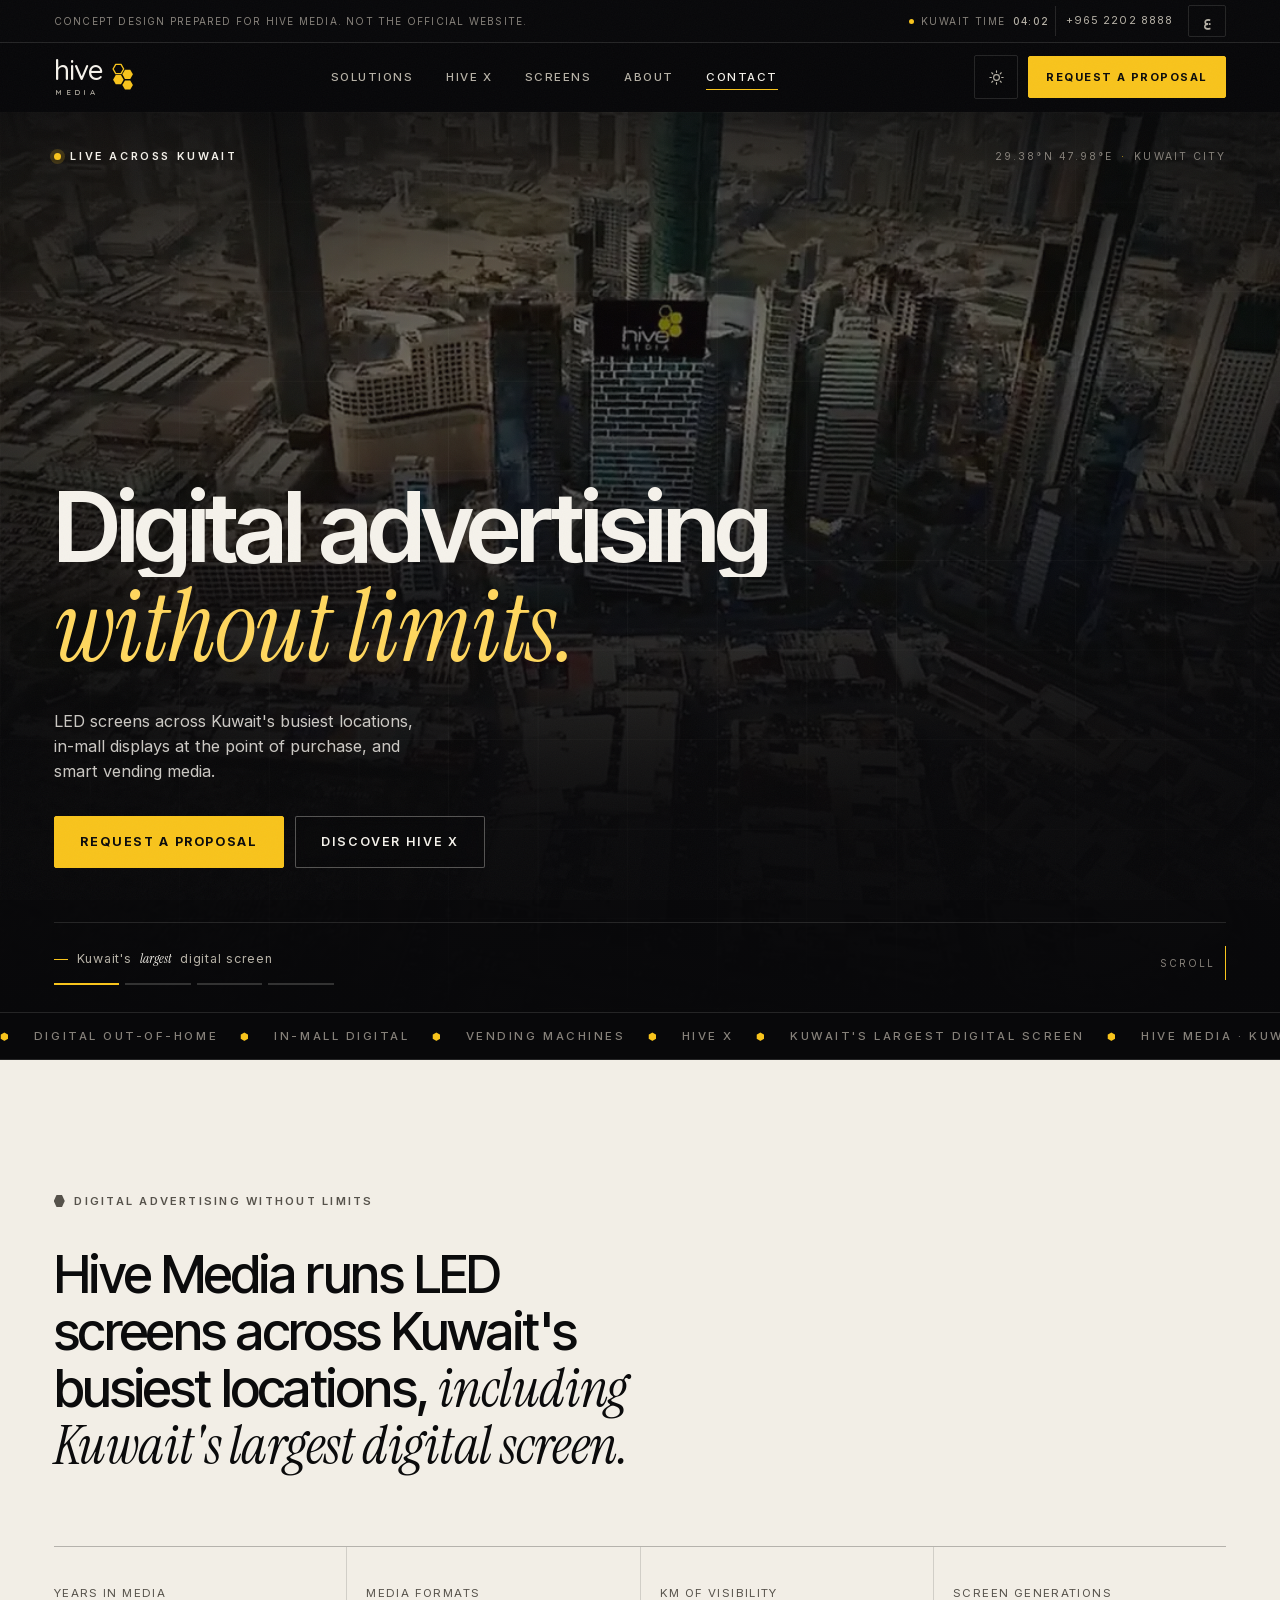
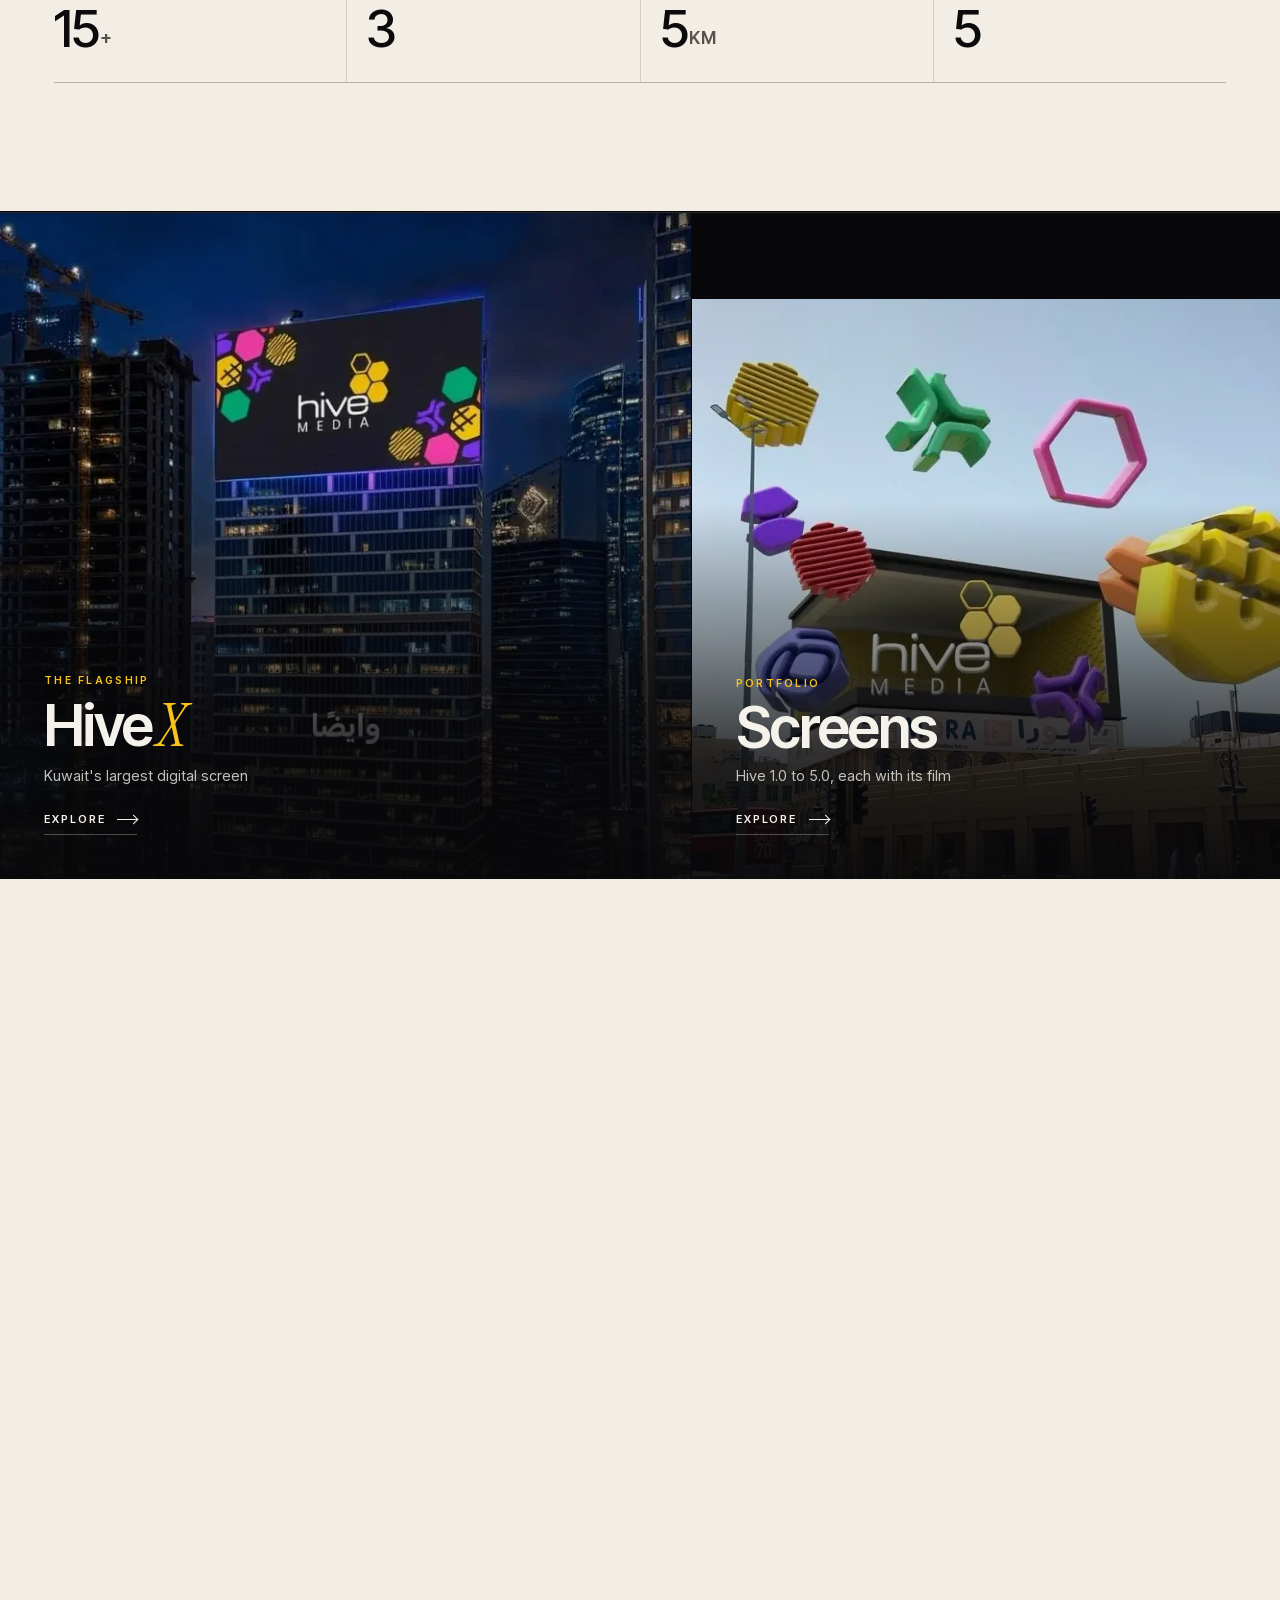
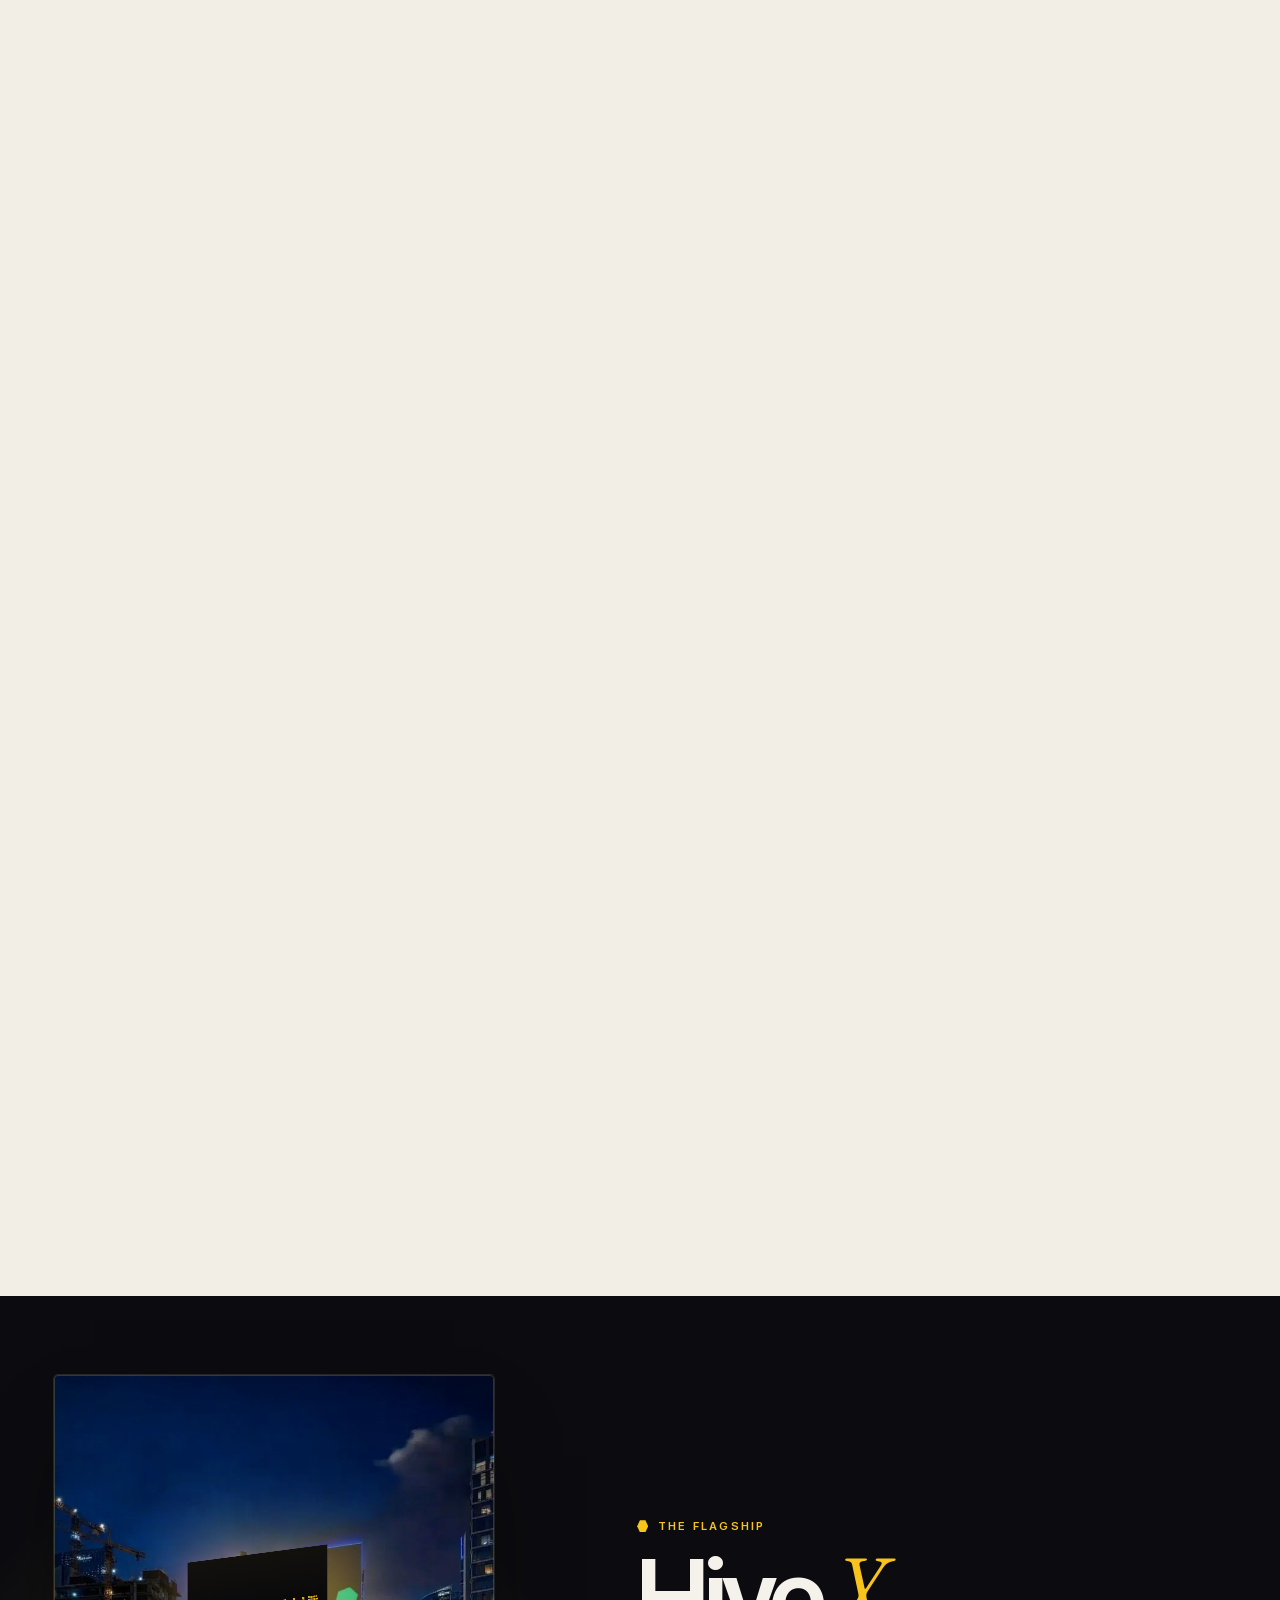
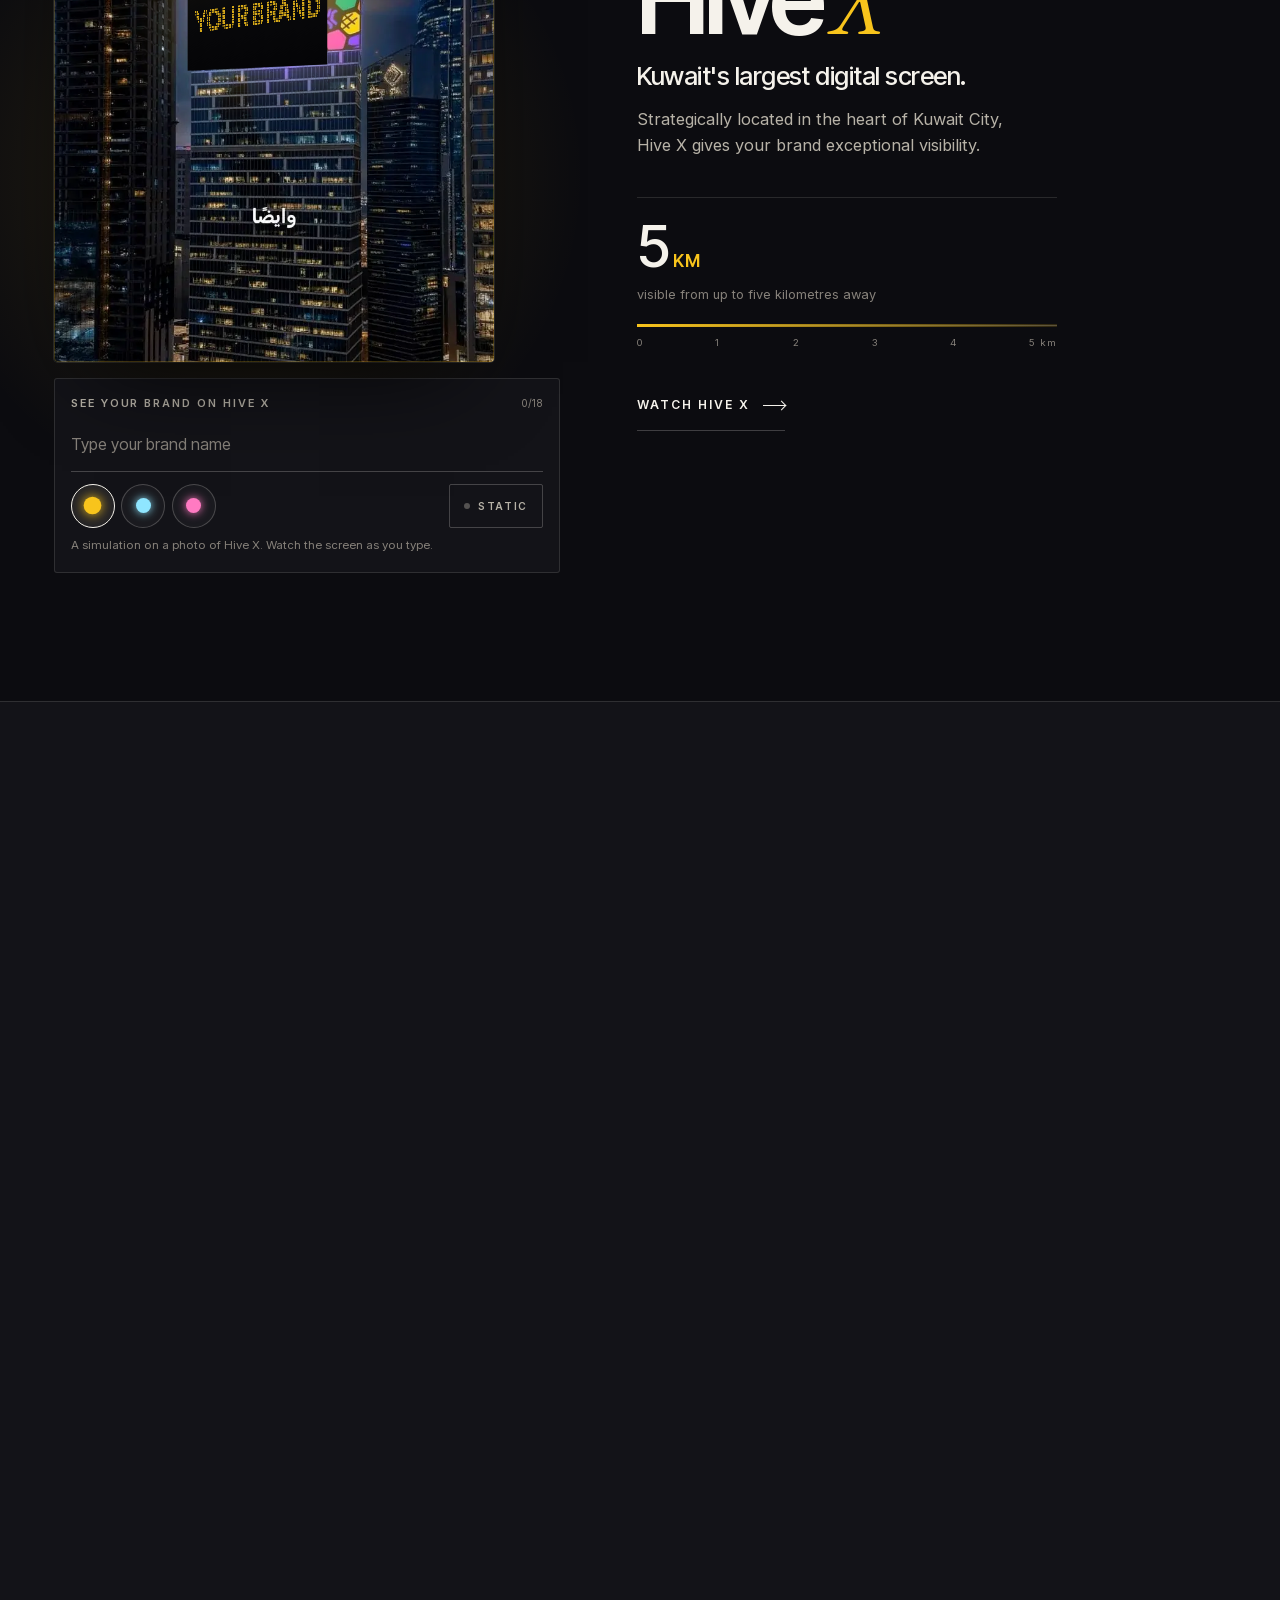
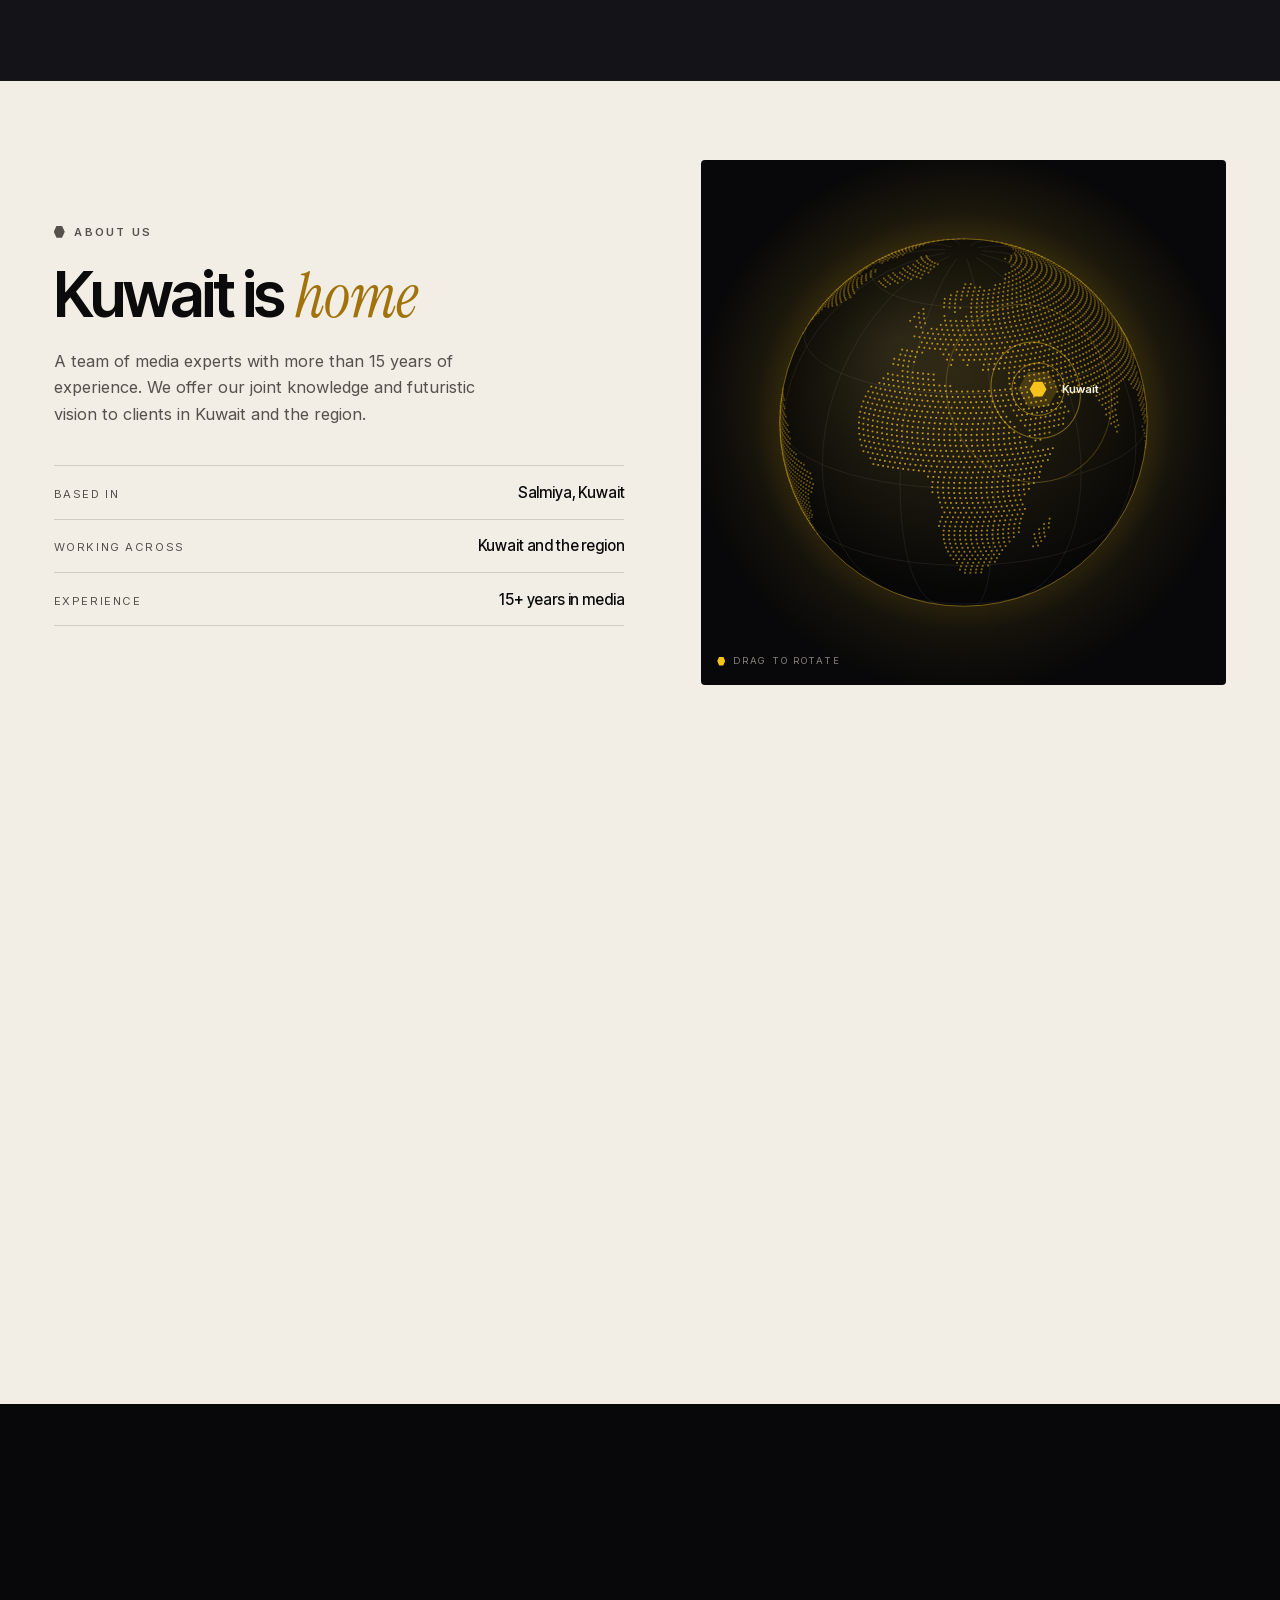
<file: index.html>
<!doctype html>
<html lang="en" dir="ltr">
<head>
<meta charset="utf-8">
<meta name="viewport" content="width=device-width, initial-scale=1, viewport-fit=cover">
<title>Hive Media — Digital advertising without limits · Kuwait</title>
<meta name="description" content="Hive Media runs LED screens across Kuwait's busiest locations, including Kuwait's largest digital screen. Outdoor LED, in-mall displays and smart vending media.">
<meta name="theme-color" content="#08080A">
<script>
/* set the theme before first paint so there is no flash.
   The house look is dark; light is opt-in and remembered. */
(function(){try{
  if(localStorage.getItem('hive-theme')==='light'){
    document.documentElement.setAttribute('data-theme','light');
    var mt=document.querySelector('meta[name="theme-color"]');if(mt)mt.setAttribute('content','#F5F1E9');
  }
}catch(e){}})();
</script>
<meta property="og:title" content="Hive Media — Digital advertising without limits">
<meta property="og:description" content="LED screens across Kuwait's busiest locations, in-mall displays and smart vending media.">
<meta property="og:type" content="website">
<meta property="og:image" content="assets/media/hero.jpg">
<link rel="preload" as="image" href="assets/media/hero-1080.webp" fetchpriority="high"
      imagesrcset="assets/media/hero-480.webp 480w, assets/media/hero-600.webp 600w, assets/media/hero-768.webp 768w, assets/media/hero-1080.webp 1080w, assets/media/hero-1440.webp 1440w, assets/media/hero-1920.webp 1920w" imagesizes="100vw">
<link rel="stylesheet" href="assets/css/site.css">
<link rel="icon" href="data:image/svg+xml,%3Csvg xmlns='http://www.w3.org/2000/svg' viewBox='0 0 40 46'%3E%3Cpolygon points='20,2 37,12 37,32 20,42 3,32 3,12' fill='%23F8C41C'/%3E%3C/svg%3E">
<script type="application/ld+json">
{
  "@context": "https://schema.org",
  "@type": "LocalBusiness",
  "name": "Hive Media",
  "description": "Digital out-of-home media in Kuwait: LED screens, in-mall digital displays and smart vending machines.",
  "telephone": "+965 2202 8888",
  "email": "info@hive-media.net",
  "address": {
    "@type": "PostalAddress",
    "streetAddress": "Al Munira Complex, Floor 3, Offices 6 & 7, Salim Al Mubarak St., Block 7",
    "addressLocality": "Salmiya",
    "addressCountry": "KW"
  },
  "areaServed": "Kuwait",
  "sameAs": [
    "https://www.instagram.com/hivemediakw",
    "https://www.linkedin.com/company/hive-media-kw/",
    "https://x.com/hivemediakw",
    "https://www.tiktok.com/@hivemediakw"
  ]
}
</script>
</head>
<body>
<a class="skip" href="#main">Skip to content</a>
<div class="progress" id="progress" aria-hidden="true"></div>
<div class="grain" aria-hidden="true"></div>

<!-- ── utility strip ─────────────────────────────────────────── -->
<div class="utility">
  <div class="shell utility-in">
    <p class="utility-note" data-i18n="note">Concept design prepared for Hive Media. Not the official website.</p>
    <div class="utility-right">
      <span class="utility-clock"><i class="dot-live" aria-hidden="true"></i><span data-i18n="kwTime">Kuwait time</span> <b id="kw-time">--:--</b></span>
      <a class="utility-tel" href="tel:+96522028888" dir="ltr">+965 2202 8888</a>
      <button class="lang" id="lang-btn" type="button" aria-label="التبديل إلى العربية" data-i18n-aria="langLabel">ع</button>
    </div>
  </div>
</div>

<!-- ── nav ───────────────────────────────────────────────────── -->
<header class="nav" id="nav">
  <div class="shell nav-in">
    <a class="logo" href="#top" aria-label="Hive Media — home">
      <span class="logo-word">hive<small>MEDIA</small></span>
      <svg class="logo-mark" viewBox="0 0 39 48" aria-hidden="true" focusable="false">
        <polygon points="20.6,11 16.3,18.45 7.7,18.45 3.4,11 7.7,3.55 16.3,3.55" fill="none" stroke="currentColor" stroke-width="2.2" stroke-linejoin="round"/>
        <polygon points="35.6,19.66 31.3,27.11 22.7,27.11 18.4,19.66 22.7,12.21 31.3,12.21" fill="currentColor"/>
        <polygon points="20.6,28.32 16.3,35.77 7.7,35.77 3.4,28.32 7.7,20.87 16.3,20.87" fill="currentColor"/>
        <polygon points="35.6,36.98 31.3,44.43 22.7,44.43 18.4,36.98 22.7,29.53 31.3,29.53" fill="currentColor"/>
      </svg>
    </a>
    <nav class="nav-links" aria-label="Sections">
      <a href="#solutions" data-nav="solutions" data-i18n="navMedia">Solutions</a>
      <a href="#hivex" data-nav="hivex" data-i18n="navX">Hive X</a>
      <a href="#screens" data-nav="screens" data-i18n="navScreens">Screens</a>
      <a href="#about" data-nav="about" data-i18n="navAbout">About</a>
      <a href="#contact" data-nav="contact" data-i18n="navContact">Contact</a>
    </nav>
    <div class="nav-end">
      <button class="theme-btn" id="theme-btn" type="button" aria-pressed="false" aria-label="Light theme" title="Switch to light theme" data-i18n-aria="theme">
        <svg class="i-sun" viewBox="0 0 24 24" fill="none" stroke="currentColor" stroke-width="1.6" stroke-linecap="round" aria-hidden="true" focusable="false"><circle cx="12" cy="12" r="4.1"/><path d="M12 2.6v2.1M12 19.3v2.1M2.6 12h2.1M19.3 12h2.1M5.3 5.3l1.5 1.5M17.2 17.2l1.5 1.5M18.7 5.3l-1.5 1.5M6.8 17.2l-1.5 1.5"/></svg>
        <svg class="i-moon" viewBox="0 0 24 24" fill="none" stroke="currentColor" stroke-width="1.6" stroke-linecap="round" stroke-linejoin="round" aria-hidden="true" focusable="false"><path d="M20.4 14.7A8.6 8.6 0 0 1 9.3 3.6a8.7 8.7 0 1 0 11.1 11.1Z"/></svg>
      </button>
      <a class="btn btn-gold btn-sm" href="#contact" data-i18n="book">Request a proposal</a>
      <button class="burger" id="burger" type="button" aria-expanded="false" aria-controls="menu" aria-label="Open menu" data-i18n-aria="menu">
        <span></span><span></span>
      </button>
    </div>
  </div>
</header>

<!-- ── mobile menu ───────────────────────────────────────────── -->
<div class="menu" id="menu" hidden>
  <nav class="menu-links" aria-label="Mobile sections">
    <a href="#solutions" data-i18n="navMedia">Solutions</a>
    <a href="#hivex" data-i18n="navX">Hive X</a>
    <a href="#screens" data-i18n="navScreens">Screens</a>
    <a href="#about" data-i18n="navAbout">About</a>
    <a href="#contact" data-i18n="navContact">Contact</a>
  </nav>
  <div class="menu-foot">
    <a class="btn btn-gold" href="#contact" data-i18n="book">Request a proposal</a>
    <div class="menu-meta">
      <a href="tel:+96522028888" dir="ltr">+965 2202 8888</a>
      <a href="mailto:info@hive-media.net">info@hive-media.net</a>
    </div>
  </div>
</div>

<main id="main">
<span id="top"></span>

<!-- ── hero ──────────────────────────────────────────────────── -->
<section class="hero" id="hero">
  <div class="hero-media" aria-hidden="true">
    <img class="hero-poster" src="assets/media/hero-1080.webp"
         srcset="assets/media/hero-480.webp 480w, assets/media/hero-600.webp 600w, assets/media/hero-768.webp 768w, assets/media/hero-1080.webp 1080w, assets/media/hero-1440.webp 1440w, assets/media/hero-1920.webp 1920w"
         sizes="100vw" alt="" width="1920" height="1080" fetchpriority="high" decoding="async">
    <video id="hero-video" muted loop playsinline preload="none" tabindex="-1"></video>
  </div>
  <div class="hero-scrim" aria-hidden="true"></div>
  <div class="hero-grid" aria-hidden="true"></div>
  <div class="hero-spot" aria-hidden="true"></div>

  <div class="shell hero-in">
    <div class="hero-top">
      <p class="hero-live"><i aria-hidden="true"></i><span data-i18n="live">Live across Kuwait</span></p>
      <p class="hero-coord"><span>29.38°N 47.98°E</span><span class="sep" aria-hidden="true">·</span><span data-i18n="hiveHq">Kuwait City</span></p>
    </div>

    <div class="hero-body">
      <h1 class="hero-h1">
        <span class="line"><span data-i18n="h1a">Digital advertising</span></span>
        <span class="line"><span><em data-i18n="h1b">without limits.</em></span></span>
      </h1>
      <p class="hero-sub" data-i18n="sub">LED screens across Kuwait's busiest locations, in-mall displays at the point of purchase, and smart vending media.</p>
      <div class="hero-actions">
        <a class="btn btn-gold" href="#contact" data-i18n="book">Request a proposal</a>
        <a class="btn btn-ghost" href="#hivex" data-i18n="iLink">Discover Hive X</a>
      </div>
    </div>

    <div class="hero-foot">
      <div class="rot" id="rot" aria-live="off">
        <div class="rot-lines" id="rot-lines"></div>
        <div class="rot-bars" id="rot-bars" aria-hidden="true"></div>
      </div>
      <a class="scroll-cue" href="#network">
        <span data-i18n="scroll">Scroll</span>
        <i aria-hidden="true"></i>
      </a>
    </div>
  </div>
</section>

<!-- ── marquee ───────────────────────────────────────────────── -->
<div class="marquee" aria-hidden="true">
  <div class="marquee-track" id="marquee-track"></div>
</div>

<!-- ── statement ─────────────────────────────────────────────── -->
<section class="section statement" id="network">
  <div class="shell">
    <div class="eyebrow" data-reveal><i class="hex" aria-hidden="true"></i><span data-i18n="iKick">Digital advertising without limits</span></div>
    <h2 class="statement-h" data-reveal data-reveal-delay="1">
      <span data-i18n="iHa">Hive Media runs LED screens across Kuwait's busiest locations,</span>
      <em data-i18n="iHb">including Kuwait's largest digital screen.</em>
    </h2>
    <dl class="facts" data-reveal data-reveal-delay="2">
      <div class="fact"><dt data-i18n="f1">years in media</dt><dd><span data-count="15">15</span><i>+</i></dd></div>
      <div class="fact"><dt data-i18n="f2">media formats</dt><dd><span data-count="3">3</span></dd></div>
      <div class="fact"><dt data-i18n="f3">km of visibility</dt><dd><span data-count="5">5</span><i>km</i></dd></div>
      <div class="fact"><dt data-i18n="f4">screen generations</dt><dd><span data-count="5">5</span></dd></div>
    </dl>
  </div>
</section>

<!-- ── two chapters ──────────────────────────────────────────── -->
<section class="chapters" aria-label="Explore">
  <a class="chapter chapter-a" href="#hivex" data-reveal>
    <div class="chapter-media"><img src="assets/media/hivex-720.webp" srcset="assets/media/hivex-480.webp 480w, assets/media/hivex-720.webp 720w" sizes="(max-width: 900px) 100vw, 50vw" alt="The Hive X screen lit on a tower in Kuwait City at night" width="720" height="1280" loading="lazy" decoding="async"></div>
    <div class="chapter-body">
      <span class="chapter-k" data-i18n="xEyebrow">The flagship</span>
      <span class="chapter-t">Hive <em>X</em></span>
      <span class="chapter-d" data-i18n="t1">Kuwait's largest digital screen</span>
      <span class="chapter-go"><span data-i18n="explore">Explore</span><i aria-hidden="true"></i></span>
    </div>
  </a>
  <a class="chapter chapter-b" href="#screens" data-reveal data-reveal-delay="1">
    <div class="chapter-media"><img src="assets/media/hive1-720.webp" srcset="assets/media/hive1-480.webp 480w, assets/media/hive1-720.webp 720w" sizes="(max-width: 900px) 100vw, 50vw" alt="Hive 1.0 campaign with 3D shapes breaking out of the screen" width="720" height="1280" loading="lazy" decoding="async"></div>
    <div class="chapter-body">
      <span class="chapter-k" data-i18n="sEyebrow">Portfolio</span>
      <span class="chapter-t" data-i18n="t2b">Screens</span>
      <span class="chapter-d" data-i18n="t2">Hive 1.0 to 5.0, each with its film</span>
      <span class="chapter-go"><span data-i18n="explore">Explore</span><i aria-hidden="true"></i></span>
    </div>
  </a>
</section>

<!-- ── solutions ─────────────────────────────────────────────── -->
<section class="section solutions" id="solutions">
  <div class="shell">
    <header class="sec-head">
      <div>
        <div class="eyebrow" data-reveal><i class="hex" aria-hidden="true"></i><span data-i18n="mEyebrow">Our media</span></div>
        <h2 class="sec-h" data-reveal data-reveal-delay="1"><span data-i18n="mHa">Three formats.</span> <em data-i18n="mHb">One city.</em></h2>
      </div>
      <p class="sec-lede" data-reveal data-reveal-delay="2" data-i18n="mL">Three formats to place your brand in front of Kuwait: outdoor LED screens, displays inside malls, and vending machines with digital screens.</p>
    </header>

    <div class="formats">
      <article class="format format-feature" data-reveal>
        <div class="feature-media">
          <img src="assets/media/dooh-1200.webp" srcset="assets/media/dooh-480.webp 480w, assets/media/dooh-800.webp 800w, assets/media/dooh-1200.webp 1200w" sizes="(max-width: 760px) 100vw, (max-width: 1120px) 50vw, 33vw" alt="A Hive Media LED screen wrapping the corner of a building above a Kuwait street" width="1400" height="782" loading="lazy" decoding="async">
        </div>
        <div class="feature-copy">
          <span class="format-n" aria-hidden="true">01</span>
          <span class="format-k" data-i18n="m1k">DOOH</span>
          <h3 data-i18n="m1">Digital out-of-home</h3>
          <p data-i18n="m1d">High-impact LED screens across Kuwait's busiest locations.</p>
        </div>
      </article>
      <article class="format format-flip" data-reveal>
        <div class="format-media" data-sheen>
          <img src="assets/media/mall-1200.webp" srcset="assets/media/mall-480.webp 480w, assets/media/mall-800.webp 800w, assets/media/mall-1200.webp 1200w" sizes="(max-width: 760px) 100vw, (max-width: 1120px) 50vw, 33vw" alt="A vertical Hive Media display between two lifts" width="1200" height="800" loading="lazy" decoding="async">
        </div>
        <div class="format-text">
          <span class="format-n" aria-hidden="true">02</span>
          <span class="format-k" data-i18n="m2k">In-mall</span>
          <h3 data-i18n="m2">In-mall digital</h3>
          <p data-i18n="m2d">High-definition vertical displays that engage shoppers at the point of purchase.</p>
        </div>
      </article>
      <article class="format" data-reveal>
        <div class="format-media" data-sheen>
          <img src="assets/media/vending-900.webp" srcset="assets/media/vending-480.webp 480w, assets/media/vending-800.webp 800w, assets/media/vending-900.webp 900w" sizes="(max-width: 760px) 100vw, (max-width: 1120px) 50vw, 33vw" alt="A smart vending machine with Hive Media digital screens" width="900" height="1198" loading="lazy" decoding="async">
        </div>
        <div class="format-text">
          <span class="format-n" aria-hidden="true">03</span>
          <span class="format-k" data-i18n="m3k">Vending</span>
          <h3 data-i18n="m3">Vending machines</h3>
          <p data-i18n="m3d">Smart vending solutions combined with digital displays for modern retail.</p>
        </div>
      </article>
    </div>

    <div class="solutions-cta" data-reveal>
      <a class="btn btn-ink" href="#contact" data-i18n="book">Request a proposal</a>
      <p data-i18n="solNote">Tell us your dates and budget. We recommend the screens and locations that fit.</p>
    </div>
  </div>
</section>

<!-- ── hive x ────────────────────────────────────────────────── -->
<section class="section hivex" id="hivex">
  <div class="shell hx">
    <div class="hx-stage-col" data-reveal>
      <div class="hx-stage" id="hx-stage">
        <img id="hx-img" src="assets/media/hivex-720.webp" srcset="assets/media/hivex-480.webp 480w, assets/media/hivex-720.webp 720w" sizes="(max-width: 760px) 90vw, 520px" alt="The Hive X screen lit up on a tower in Kuwait City at night" width="720" height="1280" loading="lazy" decoding="async">
        <span class="hx-glow" aria-hidden="true"></span>
        <canvas id="sim" width="552" height="300" aria-hidden="true"></canvas>
        <span class="hx-frame" aria-hidden="true"></span>
      </div>
      <div class="sim-ui">
        <div class="sim-head">
          <label for="brand" data-i18n="simLabel">See your brand on Hive X</label>
          <span class="sim-count" id="sim-count" aria-hidden="true">0/18</span>
        </div>
        <div class="sim-field">
          <input id="brand" type="text" maxlength="18" autocomplete="off" spellcheck="false" placeholder="Type your brand name" data-i18n-ph="simPh" aria-describedby="sim-note">
          <button class="sim-clear" id="sim-clear" type="button" hidden data-i18n="simClear">Clear</button>
        </div>
        <div class="sim-controls">
          <div class="sim-swatches" role="group" aria-label="Screen colour" data-i18n-aria="simColor">
            <button class="sw" type="button" data-led="gold" aria-pressed="true" aria-label="Amber" data-i18n-aria="swGold"><i aria-hidden="true"></i></button>
            <button class="sw" type="button" data-led="ice" aria-pressed="false" aria-label="Ice" data-i18n-aria="swIce"><i aria-hidden="true"></i></button>
            <button class="sw" type="button" data-led="rose" aria-pressed="false" aria-label="Rose" data-i18n-aria="swRose"><i aria-hidden="true"></i></button>
          </div>
          <button class="sim-mode" id="sim-mode" type="button" aria-pressed="false" aria-label="Animate the message" data-i18n-aria="simModeLabel">Scroll</button>
        </div>
        <p class="sim-note" id="sim-note" data-i18n="simNote">A simulation on a photo of Hive X. Watch the screen as you type.</p>
        <p class="sim-status sr" id="sim-status" role="status" aria-live="polite"></p>
      </div>
    </div>

    <div class="hx-copy">
      <div class="eyebrow eyebrow-gold" data-reveal><i class="hex" aria-hidden="true"></i><span data-i18n="xEyebrow">The flagship</span></div>
      <h2 class="hx-name" data-reveal data-reveal-delay="1">Hive <em>X</em></h2>
      <p class="hx-lead" data-reveal data-reveal-delay="1" data-i18n="xLead">Kuwait's largest digital screen.</p>
      <p class="lede" data-reveal data-reveal-delay="2" data-i18n="xBody">Strategically located in the heart of Kuwait City, Hive X gives your brand exceptional visibility.</p>

      <div class="stat" data-reveal data-reveal-delay="3">
        <p class="stat-v"><span data-count="5">5</span><small>KM</small></p>
        <p class="stat-l" data-i18n="xStat">visible from up to five kilometres away</p>
        <div class="scale" aria-hidden="true">
          <div class="scale-line"><i></i></div>
          <div class="scale-ticks"><span>0</span><span>1</span><span>2</span><span>3</span><span>4</span><span>5 km</span></div>
        </div>
      </div>

      <a class="link-arrow" href="https://www.youtube.com/watch?v=Jj14fRwLpO0" target="_blank" rel="noopener" data-reveal data-reveal-delay="4">
        <span data-i18n="xWatch">Watch Hive X</span><i aria-hidden="true"></i>
      </a>
    </div>
  </div>
</section>

<!-- ── screens ───────────────────────────────────────────────── -->
<section class="section screens" id="screens">
  <div class="shell">
    <header class="sec-head">
      <div>
        <div class="eyebrow eyebrow-gold" data-reveal><i class="hex" aria-hidden="true"></i><span data-i18n="sEyebrow">Portfolio</span></div>
        <h2 class="sec-h" data-reveal data-reveal-delay="1"><span data-i18n="sHa">The Hive</span> <em data-i18n="sHb">screens</em></h2>
      </div>
      <p class="sec-lede" data-reveal data-reveal-delay="2" data-i18n="sL">Every screen has a film. Choose one to watch it on YouTube.</p>
    </header>

    <div class="stage" data-reveal>
      <div class="stage-view" id="stage-panel" role="tabpanel" aria-labelledby="tab-0">
        <a class="stage-shot" id="stage-link" data-sheen href="https://www.youtube.com/watch?v=Jj14fRwLpO0" target="_blank" rel="noopener">
          <img id="stage-img" src="assets/stills/Jj14fRwLpO0.webp" alt="" width="1280" height="720" loading="lazy" decoding="async">
          <video id="stage-clip" muted loop playsinline preload="none" hidden></video>
          <span class="stage-play" aria-hidden="true"><i></i></span>
          <span class="stage-tag" id="stage-tag">Flagship</span>
        </a>
        <div class="stage-info">
          <h3 id="stage-name">Hive X</h3>
          <p id="stage-desc">Kuwait's largest digital screen, in the heart of Kuwait City.</p>
          <a class="link-arrow" id="stage-watch" href="https://www.youtube.com/watch?v=Jj14fRwLpO0" target="_blank" rel="noopener">
            <span data-i18n="watch">Watch on YouTube</span><i aria-hidden="true"></i>
          </a>
        </div>
      </div>
      <div class="tabs" id="tabs" role="tablist" aria-label="Hive screens" aria-orientation="horizontal"></div>
    </div>
  </div>
</section>

<!-- ── about ─────────────────────────────────────────────────── -->
<section class="section about" id="about">
  <div class="shell home">
    <div class="home-copy">
      <div class="eyebrow" data-reveal><i class="hex" aria-hidden="true"></i><span data-i18n="hEyebrow">About us</span></div>
      <h2 class="sec-h" data-reveal data-reveal-delay="1"><span data-i18n="hHa">Kuwait is</span> <em data-i18n="hHb">home</em></h2>
      <p class="lede" data-reveal data-reveal-delay="2" data-i18n="hBody">A team of media experts with more than 15 years of experience. We offer our joint knowledge and futuristic vision to clients in Kuwait and the region.</p>
      <dl class="meta" data-reveal data-reveal-delay="3">
        <div><dt data-i18n="a1">Based in</dt><dd data-i18n="a1v">Salmiya, Kuwait</dd></div>
        <div><dt data-i18n="a2">Working across</dt><dd data-i18n="a2v">Kuwait and the region</dd></div>
        <div><dt data-i18n="a3">Experience</dt><dd data-i18n="a3v">15+ years in media</dd></div>
      </dl>
    </div>
    <div class="globe-box" data-reveal data-reveal-delay="2">
      <canvas id="globe" role="img" aria-label="A rotating globe with Kuwait marked"></canvas>
      <p class="globe-hint"><i class="hex" aria-hidden="true"></i><span data-i18n="drag">Drag to rotate</span></p>
    </div>
  </div>
</section>

<!-- ── process ───────────────────────────────────────────────── -->
<section class="section process" id="process">
  <div class="shell">
    <header class="sec-head">
      <div>
        <div class="eyebrow" data-reveal><i class="hex" aria-hidden="true"></i><span data-i18n="pEyebrow">How it works</span></div>
        <h2 class="sec-h" data-reveal data-reveal-delay="1"><span data-i18n="pHa">From brief to</span> <em data-i18n="pHb">live</em></h2>
      </div>
    </header>
    <ol class="steps">
      <li data-reveal><span class="step-n" aria-hidden="true">01</span><h3 data-i18n="p1">Share your brief</h3><p data-i18n="p1d">Tell us your brand, audience, dates and budget.</p></li>
      <li data-reveal data-reveal-delay="1"><span class="step-n" aria-hidden="true">02</span><h3 data-i18n="p2">Receive a proposal</h3><p data-i18n="p2d">We recommend screens and locations, with availability and pricing.</p></li>
      <li data-reveal data-reveal-delay="2"><span class="step-n" aria-hidden="true">03</span><h3 data-i18n="p3">Go live</h3><p data-i18n="p3d">Your creative is approved and scheduled across your chosen screens.</p></li>
      <li data-reveal data-reveal-delay="3"><span class="step-n" aria-hidden="true">04</span><h3 data-i18n="p4">See it running</h3><p data-i18n="p4d">You receive proof of display and a summary of your campaign.</p></li>
    </ol>
  </div>
</section>
</main>

<!-- ── footer ────────────────────────────────────────────────── -->
<footer class="foot" id="contact">
  <div class="shell">
    <div class="foot-cta" data-reveal data-hex>
      <div class="eyebrow eyebrow-gold"><i class="hex" aria-hidden="true"></i><span data-i18n="cEyebrow">Contact</span></div>
      <h2 class="foot-h"><span data-i18n="cHa">Ready to</span> <em data-i18n="cHb">amplify</em> <span data-i18n="cHc">your brand?</span></h2>
      <p class="foot-l" data-i18n="cL">Get in touch to discuss your advertising goals and see how we can maximise your visibility.</p>
      <div class="foot-actions">
        <a class="btn btn-gold btn-lg" href="mailto:info@hive-media.net?subject=Campaign%20enquiry%20%E2%80%94%20Hive%20Media" data-i18n="cMail">Email us</a>
        <a class="btn btn-ghost btn-lg" href="tel:+96522028888" data-i18n="cCall">Call us</a>
      </div>
    </div>

    <div class="foot-grid">
      <div class="foot-brand">
        <a class="logo" href="#top" aria-label="Hive Media — home">
          <span class="logo-word">hive<small>MEDIA</small></span>
          <svg class="logo-mark" viewBox="0 0 39 48" aria-hidden="true" focusable="false">
            <polygon points="20.6,11 16.3,18.45 7.7,18.45 3.4,11 7.7,3.55 16.3,3.55" fill="none" stroke="currentColor" stroke-width="2.2" stroke-linejoin="round"/>
            <polygon points="35.6,19.66 31.3,27.11 22.7,27.11 18.4,19.66 22.7,12.21 31.3,12.21" fill="currentColor"/>
            <polygon points="20.6,28.32 16.3,35.77 7.7,35.77 3.4,28.32 7.7,20.87 16.3,20.87" fill="currentColor"/>
            <polygon points="35.6,36.98 31.3,44.43 22.7,44.43 18.4,36.98 22.7,29.53 31.3,29.53" fill="currentColor"/>
          </svg>
        </a>
        <p data-i18n="fTag">Digital advertising without limits. Out-of-home media in Kuwait.</p>
      </div>

      <div class="foot-col">
        <h3 data-i18n="fSol">Solutions</h3>
        <ul>
          <li><a href="#solutions" data-i18n="m1">Digital out-of-home</a></li>
          <li><a href="#solutions" data-i18n="m2">In-mall digital</a></li>
          <li><a href="#solutions" data-i18n="m3">Vending machines</a></li>
          <li><a href="#hivex">Hive X</a></li>
        </ul>
      </div>

      <div class="foot-col foot-contact">
        <h3 data-i18n="cEyebrow2">Contact</h3>
        <div class="f-row">
          <a id="c-phone" href="tel:+96522028888" dir="ltr">+965 2202 8888</a>
          <button class="copy" type="button" data-copy="c-phone" data-i18n="copy" aria-label="Copy phone number" title="Copy phone number">Copy</button>
        </div>
        <div class="f-row">
          <a id="c-mail" href="mailto:info@hive-media.net">info@hive-media.net</a>
          <button class="copy" type="button" data-copy="c-mail" data-i18n="copy" aria-label="Copy email address" title="Copy email address">Copy</button>
        </div>
        <p class="f-addr" data-i18n="addr">Al Munira Complex, Floor 3, Offices 6 &amp; 7<br>Salim Al Mubarak St., Block 7, Salmiya, Kuwait</p>
        <a class="link-arrow link-arrow-sm" href="https://www.google.com/maps?q=Al+Munira+Complex,+Salim+Al+Mubarak+Street,+Salmiya,+Kuwait" target="_blank" rel="noopener">
          <span data-i18n="map">Open in Google Maps</span><i aria-hidden="true"></i>
        </a>
      </div>

      <div class="foot-col">
        <h3 data-i18n="fFollow">Follow us</h3>
        <ul class="social">
          <li><a href="https://www.instagram.com/hivemediakw" target="_blank" rel="noopener">Instagram</a></li>
          <li><a href="https://www.linkedin.com/company/hive-media-kw/" target="_blank" rel="noopener">LinkedIn</a></li>
          <li><a href="https://x.com/hivemediakw" target="_blank" rel="noopener">X</a></li>
          <li><a href="https://www.tiktok.com/@hivemediakw" target="_blank" rel="noopener">TikTok</a></li>
        </ul>
      </div>
    </div>

    <p class="foot-mark" aria-hidden="true">hive</p>

    <div class="foot-base">
      <p>© <span id="year">2026</span> Hive Media. <span data-i18n="rights">All rights reserved.</span></p>
      <p class="foot-note" data-i18n="note">Concept design prepared for Hive Media. Not the official website.</p>
      <p class="foot-clock"><span data-i18n="kwTime">Kuwait time</span> <b id="kw-time-2">--:--</b></p>
    </div>
  </div>
</footer>

<a class="to-top" id="to-top" href="#top" aria-label="Back to top" data-i18n-aria="toTop" tabindex="-1" aria-hidden="true">
  <svg viewBox="0 0 24 24" width="18" height="18" fill="none" stroke="currentColor" stroke-width="1.5" aria-hidden="true"><path d="M12 19V5M5.5 11.5 12 5l6.5 6.5"/></svg>
</a>

<script>
/* The behaviour loads after the first paint: parsing and running it must never
   hold the hero back. Everything above the fold is styled and visible without it. */
(function () {
  var s = document.createElement('script');
  s.src = 'assets/js/site.js';
  var go = function () { document.body.appendChild(s); };
  if (document.readyState === 'complete') go();
  else requestAnimationFrame(function () { setTimeout(go, 0); });
})();
</script>
</body>
</html>
</file>
<file: assets/css/site.css>
/* --------------------------------------------------------------------------
   Typefaces, self-hosted.
   Latin (and arabic) subsets of the five families the page uses, cut down to
   the glyphs the copy actually contains. Variable where the family is variable,
   so one file per family covers every weight. No third-party connection sits on
   the critical path.
   -------------------------------------------------------------------------- */
@font-face{font-family:'Inter Tight';font-style:normal;font-weight:100 900;font-display:swap;src:url(../fonts/inter-tight.woff2) format('woff2')}
@font-face{font-family:'Inter';font-style:normal;font-weight:100 900;font-display:swap;src:url(../fonts/inter.woff2) format('woff2')}
@font-face{font-family:'Instrument Serif';font-style:italic;font-weight:400;font-display:swap;src:url(../fonts/instrument-serif-italic.woff2) format('woff2')}
@font-face{font-family:'Quicksand';font-style:normal;font-weight:300 700;font-display:swap;src:url(../fonts/quicksand.woff2) format('woff2')}
@font-face{font-family:'Alexandria';font-style:normal;font-weight:100 900;font-display:swap;src:url(../fonts/alexandria-latin.woff2) format('woff2');unicode-range:U+0000-00FF,U+2000-206F,U+2190-21BB}
@font-face{font-family:'Alexandria';font-style:normal;font-weight:100 900;font-display:swap;src:url(../fonts/alexandria-arabic.woff2) format('woff2');unicode-range:U+0600-06FF,U+0750-077F,U+FB50-FDFF,U+FE70-FEFF}

/* ==========================================================================
   Hive Media — design system
   Dark-first editorial. Warm paper for the light chapters.
   Gold (#F8C41C) is the brand signal: used as light, never as decoration.
   ========================================================================== */

/* ---------- tokens ---------- */
/* Metric-matched fallbacks: the swap from system font to webfont moves nothing,
   so a late-arriving face cannot shift layout. */
@font-face{font-family:'Inter Tight Fallback';src:local('Arial'),local('Helvetica Neue');size-adjust:96.8%;ascent-override:96.9%;descent-override:24.1%;line-gap-override:0%}
@font-face{font-family:'Inter Fallback';src:local('Arial'),local('Helvetica Neue');size-adjust:106.7%;ascent-override:96.9%;descent-override:24.1%;line-gap-override:0%}
@font-face{font-family:'Quicksand Fallback';src:local('Arial'),local('Helvetica Neue');size-adjust:101.9%;ascent-override:100%;descent-override:25%;line-gap-override:0%}

:root{
  /* surfaces */
  --ink:#08080A;
  --ink-2:#0C0C10;
  --ink-3:#131318;
  --paper:#F2EEE6;
  --paper-2:#E9E4D9;

  /* text */
  --fg:#F5F2EB;
  --fg-2:#B7B2A7;
  --fg-3:#86817A;
  --on-paper:#0B0B0C;
  --on-paper-2:#56524B;

  /* lines */
  --line:rgba(245,242,235,.12);
  --line-strong:rgba(245,242,235,.22);
  --line-paper:rgba(11,11,12,.14);

  /* accent */
  --accent:var(--gold);          /* text + hairlines: bright on ink, deep on paper */
  --gold:#F8C41C;
  --gold-2:#FFD75E;
  --gold-deep:#8A6300;
  --gold-deep-lg:#A2730A;

  /* type */
  --display:'Inter Tight','Inter Tight Fallback','Helvetica Neue',Arial,sans-serif;
  --body:'Inter','Inter Fallback','Helvetica Neue',Arial,sans-serif;
  --serif:'Instrument Serif',Georgia,serif;
  --logo:'Quicksand','Quicksand Fallback','Inter Tight',sans-serif;

  --t-display:clamp(2.85rem,7.6vw,7.4rem);
  --t-h2:clamp(2.05rem,4.9vw,4.15rem);
  --t-h3:clamp(1.3rem,2.1vw,1.85rem);
  --t-lead:clamp(1.02rem,1.25vw,1.2rem);
  --t-body:1rem;
  --t-small:.875rem;
  --t-label:.7rem;

  /* space */
  --s-1:.25rem; --s-2:.5rem; --s-3:.75rem; --s-4:1rem;
  --s-5:1.5rem; --s-6:2rem; --s-7:3rem; --s-8:4rem;
  --sec:clamp(5rem,10vw,9.5rem);

  /* motion */
  --ease:cubic-bezier(.22,1,.36,1);
  --ease-io:cubic-bezier(.65,.05,.36,1);
  --nav-h:68px;

  color-scheme:dark;
}
:root[lang="ar"]{
  --display:'Alexandria','Segoe UI',Tahoma,sans-serif;
  --body:'Alexandria','Segoe UI',Tahoma,sans-serif;
  --serif:'Alexandria','Segoe UI',Tahoma,sans-serif;
}
:root[lang="ar"] *{letter-spacing:0 !important}

/* ---------- light theme ----------
   The ground flips to warm paper and the "paper" chapters flip to ink, so the
   rhythm of light and dark bands survives the switch. Gold stays the signal:
   --accent goes deep on paper so type keeps its contrast, and returns to bright
   gold inside the inverted chapters and the media islands, which stay dark. */
:root[data-theme="light"]{
  --ink:#F5F1E9;
  --ink-2:#EFEAE0;
  --ink-3:#E7E1D5;
  --paper:#12110E;
  --paper-2:#1B1A16;
  --fg:#191712;
  --fg-2:#575147;
  --fg-3:#645E52;
  --on-paper:#F5F2EB;
  --on-paper-2:#B9B4A9;
  --line:rgba(25,23,18,.14);
  --line-strong:rgba(25,23,18,.28);
  --line-paper:rgba(245,242,235,.14);
  --accent:#7C5900;
  --gold-deep:#7C5900;
  color-scheme:light;
}
/* media islands: the hero film and the photo chapters keep the dark ramp */
:root[data-theme="light"] .hero,
:root[data-theme="light"] .chapter{
  --fg:#F5F2EB;--fg-2:#B7B2A7;--fg-3:#86817A;--accent:var(--gold);
  --line:rgba(245,242,235,.12);--line-strong:rgba(245,242,235,.22);
  color:var(--fg);
}
:root[data-theme="light"] .hero{background:#08080A}
/* inverted chapters are dark, so their gold goes back to bright */
:root[data-theme="light"] .statement,
:root[data-theme="light"] .solutions,
:root[data-theme="light"] .about{--accent:var(--gold);--gold-deep:var(--gold);--gold-deep-lg:var(--gold)}
@media (min-width:820px){
  :root[data-theme="light"] .feature-copy{--fg:#F5F2EB;--fg-2:#B7B2A7;--accent:var(--gold);color:var(--fg)}
}
:root[data-theme="light"] .grain{opacity:.04}
:root[data-theme="light"] .foot-cta::before{filter:invert(1)}

/* ---------- reset ---------- */
*,*::before,*::after{box-sizing:border-box}
html{-webkit-text-size-adjust:100%}
@media (prefers-reduced-motion:no-preference){html{scroll-behavior:smooth}}
body{
  margin:0;background:var(--ink);color:var(--fg);
  font-family:var(--body);font-size:var(--t-body);line-height:1.65;
  -webkit-font-smoothing:antialiased;text-rendering:optimizeLegibility;
  overflow-x:hidden;
}
h1,h2,h3,p,dl,dd,dt,figure,blockquote{margin:0}
ul,ol{margin:0;padding:0;list-style:none}
img,video,canvas,svg{display:block;max-width:100%}
img{height:auto}
a{color:inherit;text-decoration:none}
button{font:inherit;color:inherit;background:none;border:0;cursor:pointer}
input{font:inherit}
:focus-visible{outline:2px solid var(--accent);outline-offset:3px;border-radius:2px}
::selection{background:var(--gold);color:#0B0B0C}

[hidden]{display:none!important}
.sr{position:absolute!important;width:1px;height:1px;padding:0;margin:-1px;overflow:hidden;clip-path:inset(50%);white-space:nowrap}
.skip{
  position:fixed;top:8px;inset-inline-start:8px;z-index:200;
  background:var(--gold);color:#0B0B0C;padding:.7rem 1rem;font-size:.8rem;font-weight:600;
  transform:translateY(-160%);transition:transform .3s var(--ease);
}
.skip:focus{transform:none}

/* ---------- layout ---------- */
.shell{width:100%;max-width:1360px;margin-inline:auto;padding-inline:clamp(20px,4.2vw,56px)}
.section{padding-block:var(--sec);position:relative}
.section + .section{padding-top:calc(var(--sec) * .62)}

section[id],footer[id],main > span[id]{scroll-margin-top:calc(var(--nav-h) + 14px)}

/* ---------- type ---------- */
h1,h2,h3{font-family:var(--display);font-weight:600;letter-spacing:-.028em;line-height:1.02;text-wrap:balance}
em,.serif{font-family:var(--serif);font-style:italic;font-weight:400;letter-spacing:-.01em}
:root[lang="ar"] em,:root[lang="ar"] .serif{font-style:normal}

.eyebrow{
  display:inline-flex;align-items:center;gap:.6rem;
  font-size:var(--t-label);font-weight:600;text-transform:uppercase;letter-spacing:.2em;
  color:var(--fg-3);
}
.eyebrow .hex{width:11px;height:12px;background:currentColor;clip-path:polygon(25% 0,75% 0,100% 50%,75% 100%,25% 100%,0 50%);flex:none}
.eyebrow-gold{color:var(--accent)}
.lede{color:var(--fg-2);font-size:var(--t-lead);line-height:1.62;max-width:46ch}

/* ---------- buttons ---------- */
.btn{
  --btn-bg:transparent;--btn-fg:var(--fg);--btn-bd:var(--line-strong);
  position:relative;display:inline-flex;align-items:center;justify-content:center;gap:.6rem;
  min-height:52px;padding:0 1.6rem;border:1px solid var(--btn-bd);
  background:var(--btn-bg);color:var(--btn-fg);
  font-size:.78rem;font-weight:600;letter-spacing:.13em;text-transform:uppercase;
  border-radius:2px;overflow:hidden;isolation:isolate;
  transition:color .35s var(--ease),border-color .35s var(--ease),transform .35s var(--ease);
}
.btn::before{
  content:"";position:absolute;inset:0;z-index:-1;background:var(--gold);
  transform:translateY(101%);transition:transform .45s var(--ease);
}
.btn:hover{color:#0B0B0C;border-color:var(--gold)}
.btn:hover::before{transform:none}
.btn:active{transform:translateY(1px)}
.btn-gold{--btn-bg:var(--gold);--btn-fg:#0B0B0C;--btn-bd:var(--gold);font-weight:700}
.btn-gold::before{background:var(--gold-2)}
.btn-ghost{--btn-bd:var(--line-strong);background:color-mix(in srgb,var(--fg) 4%,transparent);backdrop-filter:blur(6px)}
.hero .btn-ghost{--btn-fg:#F5F2EB;--btn-bd:rgba(245,242,235,.32);background:rgba(8,8,10,.18)}
.btn-ink{--btn-bg:var(--on-paper);--btn-fg:var(--paper);--btn-bd:var(--on-paper)}
.btn-ink::before{background:var(--gold)}
.btn-sm{min-height:42px;padding:0 1.1rem;font-size:.7rem}
.btn-lg{min-height:58px;padding:0 2rem}

.link-arrow{
  display:inline-flex;align-items:center;gap:.85rem;min-height:44px;
  font-size:.76rem;font-weight:600;letter-spacing:.16em;text-transform:uppercase;
  border-bottom:1px solid var(--line-strong);padding-bottom:.35rem;
  transition:border-color .4s var(--ease),gap .4s var(--ease),color .3s;
}
.link-arrow i{width:22px;height:1px;background:currentColor;position:relative;transition:transform .45s var(--ease)}
.link-arrow i::after{
  content:"";position:absolute;inset-inline-end:0;top:-3px;width:7px;height:7px;
  border-top:1px solid currentColor;border-inline-end:1px solid currentColor;transform:rotate(45deg);
}
[dir="rtl"] .link-arrow i::after{transform:rotate(-135deg);inset-inline-end:auto;inset-inline-start:0}
.link-arrow:hover{color:var(--accent);border-color:var(--accent);gap:1.15rem}
.link-arrow-sm{font-size:.7rem}

/* ---------- chrome ---------- */
.progress{
  position:fixed;top:0;inset-inline:0;height:2px;z-index:120;background:var(--gold);
  transform:scaleX(var(--sp,0));transform-origin:0 50%;pointer-events:none;
}
[dir="rtl"] .progress{transform-origin:100% 50%}
.grain{
  position:fixed;inset:0;z-index:110;pointer-events:none;opacity:.055;
  background-image:url("data:image/svg+xml,%3Csvg xmlns='http://www.w3.org/2000/svg' width='140' height='140'%3E%3Cfilter id='n'%3E%3CfeTurbulence type='fractalNoise' baseFrequency='.82' numOctaves='3' stitchTiles='stitch'/%3E%3C/filter%3E%3Crect width='140' height='140' filter='url(%23n)' opacity='.55'/%3E%3C/svg%3E");
}

/* utility strip */
.utility{background:var(--ink);border-bottom:1px solid var(--line);font-size:.68rem;letter-spacing:.1em;color:var(--fg-3)}
.utility-in{display:flex;align-items:center;justify-content:space-between;gap:1rem;min-height:38px}
.utility-note{text-transform:uppercase;letter-spacing:.12em;font-size:.63rem;line-height:1.4;color:var(--fg-3);white-space:nowrap;overflow:hidden;text-overflow:ellipsis;min-width:0}
@media (max-width:700px){.utility-note{white-space:normal;max-width:22ch}}
.utility-right{display:flex;align-items:center;gap:.35rem;flex:none}
.utility-clock{display:none;align-items:center;gap:.45rem;text-transform:uppercase;font-size:.63rem;letter-spacing:.14em}
.utility-clock b{color:var(--fg-2);font-weight:500;font-variant-numeric:tabular-nums}
.dot-live{width:5px;height:5px;border-radius:50%;background:var(--accent);animation:pulse 2.4s infinite}
.utility-tel{
  display:none;min-height:30px;align-items:center;padding:0 .6rem;color:var(--fg-2);
  border-inline-start:1px solid var(--line);font-variant-numeric:tabular-nums;
}
.utility-tel:hover{color:var(--accent)}
.lang{
  min-width:38px;min-height:32px;display:inline-grid;place-items:center;font-family:'Alexandria','Inter',sans-serif;
  border:1px solid var(--line);color:var(--fg-2);font-size:.75rem;font-weight:600;border-radius:2px;
  transition:border-color .3s,color .3s,background .3s;
}
.lang:hover{border-color:var(--accent);color:var(--accent)}
@media (min-width:760px){
  .utility-clock,.utility-tel{display:inline-flex}
  .utility-in{min-height:42px}
}

/* nav */
.nav{
  position:sticky;top:0;z-index:100;
  background:color-mix(in srgb,var(--ink) 78%,transparent);
  backdrop-filter:blur(18px) saturate(140%);
  border-bottom:1px solid transparent;
  transition:background .45s var(--ease),border-color .45s var(--ease);
}
.nav-in{display:flex;align-items:center;justify-content:space-between;gap:1.5rem;min-height:var(--nav-h);transition:min-height .45s var(--ease)}
.nav.is-stuck{background:color-mix(in srgb,var(--ink) 92%,transparent);border-bottom-color:var(--line)}
.nav.is-stuck .nav-in{min-height:60px}
.logo{display:inline-flex;align-items:center;gap:.45rem;color:var(--fg);direction:ltr;min-height:44px}
.logo-word{font-family:var(--logo);font-size:1.75rem;line-height:.82;font-weight:500;letter-spacing:-.03em}
.logo-word small{display:block;font-size:.5rem;font-weight:600;letter-spacing:.42em;margin-top:.42rem;padding-inline-start:.1rem;color:var(--fg-2)}
.logo-mark{width:24px;height:30px;color:var(--accent);flex:none}
.nav-links{display:none;align-items:center;gap:.35rem}
.nav-links a{
  position:relative;display:inline-flex;align-items:center;min-height:44px;padding:0 .85rem;
  font-size:.72rem;font-weight:500;letter-spacing:.13em;text-transform:uppercase;color:var(--fg-2);
  transition:color .3s;
}
.nav-links a::after{
  content:"";position:absolute;inset-inline:.85rem;bottom:9px;height:1px;background:var(--accent);
  transform:scaleX(0);transform-origin:0 50%;transition:transform .4s var(--ease);
}
.nav-links a:hover{color:var(--fg)}
.nav-links a:hover::after,.nav-links a.is-active::after{transform:none}
.nav-links a.is-active{color:var(--fg)}
.nav-end{display:flex;align-items:center;gap:.6rem}
.nav-end .btn-gold{display:none}
.burger{
  width:44px;height:44px;display:grid;place-content:center;gap:5px;border:1px solid var(--line);border-radius:2px;
}
.burger span{display:block;width:18px;height:1.5px;background:var(--fg);transition:transform .35s var(--ease),opacity .3s}
.burger[aria-expanded="true"] span:first-child{transform:translateY(3.25px) rotate(45deg)}
.burger[aria-expanded="true"] span:last-child{transform:translateY(-3.25px) rotate(-45deg)}
@media (min-width:980px){
  .nav-links{display:flex}
  .nav-end .btn-gold{display:inline-flex}
  .burger{display:none}
}

/* mobile menu */
.menu{
  position:fixed;inset:0;z-index:99;background:var(--ink);
  padding:calc(var(--nav-h) + 2rem) clamp(20px,6vw,40px) 2rem;
  display:flex;flex-direction:column;justify-content:space-between;gap:2rem;
  opacity:0;transform:translateY(-8px);transition:opacity .4s var(--ease),transform .5s var(--ease);
  overflow-y:auto;overscroll-behavior:contain;
}
.menu[hidden]{display:none}
.menu.is-open{opacity:1;transform:none}
.menu-links{display:flex;flex-direction:column}
.menu-links a{
  font-family:var(--display);font-size:clamp(2rem,9vw,3rem);font-weight:600;letter-spacing:-.03em;
  padding:.55rem 0;border-bottom:1px solid var(--line);display:flex;align-items:center;justify-content:space-between;
}
.menu-links a::after{content:"→";font-family:var(--body);font-size:1rem;color:var(--accent);opacity:.6}
[dir="rtl"] .menu-links a::after{content:"←"}
.menu-foot{display:flex;flex-direction:column;gap:1.25rem}
.menu-foot .btn{width:100%}
.menu-meta{display:flex;flex-direction:column;gap:.35rem;font-size:.85rem;color:var(--fg-2)}
.menu-meta a{padding:.4rem 0}

/* ---------- reveal ---------- */
[data-reveal]{opacity:0;transform:translateY(24px);transition:opacity .9s var(--ease),transform .9s var(--ease)}
[data-reveal].is-in{opacity:1;transform:none}
[data-reveal-delay="1"]{transition-delay:.09s}
[data-reveal-delay="2"]{transition-delay:.18s}
[data-reveal-delay="3"]{transition-delay:.27s}
[data-reveal-delay="4"]{transition-delay:.36s}
@media (prefers-reduced-motion:reduce){
  [data-reveal]{opacity:1;transform:none;transition:none}
  *{animation-duration:.001ms !important;animation-iteration-count:1 !important}
}

/* ==========================================================================
   HERO
   ========================================================================== */
.hero{
  position:relative;min-height:min(100svh,920px);display:flex;
  padding-block:clamp(1.75rem,4vh,3rem) clamp(1.25rem,3vh,2.25rem);
  overflow:hidden;background:var(--ink);isolation:isolate;
}
.hero-media{position:absolute;inset:0;z-index:-2}
.hero-media img,.hero-media video{position:absolute;inset:0;width:100%;height:100%;object-fit:cover;object-position:50% 45%}
.hero-poster{transform:scale(1.06);animation:heroDrift 32s ease-in-out infinite alternate}
.hero-media video{opacity:0;transition:opacity 1.4s ease}
.hero-media video.is-on{opacity:1}
@keyframes heroDrift{from{transform:scale(1.06) translate3d(0,0,0)}to{transform:scale(1.14) translate3d(-1%,-1%,0)}}
.hero-scrim{
  position:absolute;inset:0;z-index:-1;
  background:
    radial-gradient(120% 80% at 50% 0%,rgba(8,8,10,.15) 0%,rgba(8,8,10,.55) 55%,rgba(8,8,10,.92) 100%),
    linear-gradient(180deg,rgba(8,8,10,.82) 0%,rgba(8,8,10,.22) 28%,rgba(8,8,10,.55) 62%,rgba(8,8,10,.96) 100%);
}
.hero-in{position:relative;display:flex;flex-direction:column;gap:clamp(2rem,6vh,4rem);flex:1}
.hero-top{display:flex;align-items:center;justify-content:space-between;gap:1rem;flex-wrap:wrap}
.hero-live{
  display:inline-flex;align-items:center;gap:.6rem;
  font-size:.68rem;font-weight:600;letter-spacing:.24em;text-transform:uppercase;color:var(--fg);
}
.hero-live i{width:7px;height:7px;border-radius:50%;background:var(--gold);box-shadow:0 0 0 4px rgba(248,196,28,.18);animation:pulse 2.4s infinite}
@keyframes pulse{0%,100%{opacity:1}50%{opacity:.35}}
.hero-coord{display:flex;gap:.5rem;font-size:.65rem;letter-spacing:.2em;text-transform:uppercase;color:var(--fg-3);font-variant-numeric:tabular-nums}
.hero-coord .sep{color:var(--gold)}
.hero-body{margin-top:auto;max-width:min(100%,60rem)}
.hero-h1{font-size:var(--t-display);line-height:.92;letter-spacing:-.04em;font-weight:600}
.hero-h1 .line{display:block;overflow:hidden;padding-bottom:.06em}
.hero-h1 .line > span{display:block;transform:translateY(105%);transition:transform 1.15s var(--ease)}
.hero-h1 .line:nth-child(2) > span{transition-delay:.1s}
.hero-h1.is-in .line > span{transform:none}
.hero-h1 em{color:var(--gold-2);font-size:1.03em;line-height:1}
.hero-sub{margin-top:clamp(1.1rem,2.2vw,1.6rem);max-width:38ch;font-size:var(--t-lead);line-height:1.55;color:rgba(245,242,235,.82)}
.hero-actions{display:flex;flex-wrap:wrap;gap:.65rem;margin-top:clamp(1.4rem,2.6vw,2rem)}
.hero-foot{display:flex;align-items:flex-end;justify-content:space-between;gap:2rem;border-top:1px solid var(--line);padding-top:1.1rem}
.rot{min-width:0;flex:1}
.rot-lines{position:relative;min-height:1.5em;font-size:.78rem;letter-spacing:.06em;color:var(--fg-2)}
.rot-lines p{
  position:absolute;inset:0;opacity:0;transform:translateY(8px);filter:blur(4px);
  transition:opacity .7s var(--ease),transform .8s var(--ease),filter .7s var(--ease);
  display:flex;align-items:center;gap:.55rem;white-space:nowrap;overflow:hidden;text-overflow:ellipsis;
}
.rot-lines p::before{content:"";width:14px;height:1px;background:var(--accent);flex:none}
.rot-lines p.is-on{opacity:1;transform:none;filter:none}
.rot-lines p em{color:var(--fg);font-size:1.06em}
.rot-bars{display:flex;gap:6px;margin-top:.9rem;max-width:280px}
.rot-bars i{position:relative;height:2px;flex:1;background:rgba(245,242,235,.18);overflow:hidden}
.rot-bars i.is-on::after{content:"";position:absolute;inset:0;background:var(--gold);transform-origin:0 50%;animation:barfill 5.2s linear both}
[dir="rtl"] .rot-bars i.is-on::after{transform-origin:100% 50%}
@keyframes barfill{from{transform:scaleX(0)}to{transform:scaleX(1)}}
.scroll-cue{
  display:none;min-height:44px;align-items:center;gap:.6rem;font-size:.62rem;letter-spacing:.22em;text-transform:uppercase;color:var(--fg-3);flex:none;
}
.scroll-cue i{display:block;width:1px;height:34px;background:linear-gradient(to bottom,var(--fg-3),transparent);position:relative;overflow:hidden}
.scroll-cue i::after{content:"";position:absolute;inset:0;background:var(--gold);animation:cue 2.2s var(--ease) infinite}
@keyframes cue{0%{transform:translateY(-100%)}60%,100%{transform:translateY(100%)}}
@media (min-width:760px){.scroll-cue{display:flex}}
@media (max-width:520px){
  .hero{min-height:min(92svh,760px)}
  .hero-coord{display:none}
  .hero-sub{font-size:1rem}
}

/* ---------- marquee ---------- */
.marquee{background:var(--ink);border-block:1px solid var(--line);overflow:hidden;padding-block:.85rem}
.marquee-track{display:flex;width:max-content;animation:marquee 46s linear infinite;will-change:transform}
.marquee:hover .marquee-track{animation-play-state:paused}
.marquee-item{
  display:inline-flex;align-items:center;gap:1.4rem;padding-inline-end:1.4rem;
  font-size:.72rem;font-weight:500;letter-spacing:.22em;text-transform:uppercase;color:var(--fg-3);white-space:nowrap;
}
.marquee-item b{color:var(--accent);font-weight:400;font-size:.6rem}
@keyframes marquee{to{transform:translateX(-50%)}}
[dir="rtl"] .marquee-track{animation-direction:reverse}
@media (prefers-reduced-motion:reduce){.marquee-track{animation:none}}

/* ==========================================================================
   STATEMENT (light)
   ========================================================================== */
.statement{background:var(--paper);color:var(--on-paper)}
.statement .eyebrow{color:var(--on-paper-2)}
.statement-h{
  margin-top:clamp(1.25rem,3vw,2rem);max-width:24ch;
  font-size:clamp(1.75rem,4.1vw,3.5rem);line-height:1.08;letter-spacing:-.03em;font-weight:500;
  color:var(--on-paper);
}
.statement-h em{color:var(--on-paper);font-size:1.04em;line-height:1.05;display:inline}
.facts{
  display:grid;grid-template-columns:repeat(2,1fr);gap:1px;margin-top:clamp(2.5rem,6vw,4.5rem);
  background:var(--line-paper);border-block:1px solid var(--line-paper);
}
.fact{background:var(--paper);padding:clamp(1.1rem,2.4vw,1.75rem) clamp(.5rem,1.5vw,1.25rem)}
.fact:first-child{padding-inline-start:0}
.fact dd{
  font-family:var(--display);font-size:clamp(2rem,4.4vw,3.2rem);font-weight:500;letter-spacing:-.04em;line-height:1;
  display:flex;align-items:baseline;gap:.15rem;font-variant-numeric:tabular-nums;
}
.fact dd i{font-style:normal;font-size:.34em;font-weight:600;letter-spacing:.06em;text-transform:uppercase;color:var(--on-paper-2);transform:translateY(-.15em)}
.fact dt{margin-top:.55rem;font-size:.72rem;letter-spacing:.12em;text-transform:uppercase;color:var(--on-paper-2)}
@media (min-width:840px){.facts{grid-template-columns:repeat(4,1fr)}}

/* ==========================================================================
   CHAPTERS
   ========================================================================== */
.chapters{display:grid;grid-template-columns:1fr;gap:1px;background:var(--line);border-block:1px solid var(--line)}
.chapter{position:relative;display:block;min-height:clamp(380px,58vw,620px);overflow:hidden;isolation:isolate;background:var(--ink-2)}
.chapter-media{position:absolute;inset:0;z-index:-2}
.chapter-media img{width:100%;height:100%;object-fit:cover;object-position:50% 32%;transition:transform 1.6s var(--ease),filter .8s}
.chapter::after{
  content:"";position:absolute;inset:0;z-index:-1;
  background:linear-gradient(180deg,rgba(8,8,10,.15) 0%,rgba(8,8,10,.05) 35%,rgba(8,8,10,.78) 78%,rgba(8,8,10,.95) 100%);
  transition:opacity .6s;
}
.chapter-body{position:absolute;inset-inline:0;bottom:0;padding:clamp(1.4rem,3.5vw,2.75rem);display:flex;flex-direction:column;gap:.45rem}
.chapter-k{font-size:.65rem;font-weight:600;letter-spacing:.22em;text-transform:uppercase;color:var(--gold)}
.chapter-t{font-family:var(--display);font-size:clamp(2rem,5.4vw,3.6rem);font-weight:600;letter-spacing:-.035em;line-height:1;display:flex;align-items:baseline;gap:.2rem}
.chapter-t em{color:var(--gold);font-size:1.05em}
.chapter-d{font-size:.9rem;color:rgba(245,242,235,.78);max-width:34ch}
.chapter-go{
  display:inline-flex;align-items:center;gap:.7rem;margin-top:1rem;align-self:flex-start;
  font-size:.68rem;font-weight:600;letter-spacing:.18em;text-transform:uppercase;
  padding-bottom:.3rem;border-bottom:1px solid rgba(245,242,235,.28);
  transition:border-color .4s,gap .4s var(--ease),color .3s;
}
.chapter-go i{width:20px;height:1px;background:currentColor;position:relative}
.chapter-go i::after{content:"";position:absolute;inset-inline-end:0;top:-3px;width:7px;height:7px;border-top:1px solid currentColor;border-inline-end:1px solid currentColor;transform:rotate(45deg)}
[dir="rtl"] .chapter-go i::after{transform:rotate(-135deg);inset-inline-end:auto;inset-inline-start:0}
.chapter:hover .chapter-media img{transform:scale(1.055);filter:brightness(1.08)}
.chapter:hover .chapter-go{color:var(--gold);border-color:var(--gold);gap:1rem}
.chapter:focus-visible{outline-offset:-4px}
@media (min-width:760px){
  .chapters{grid-template-columns:1.08fr .92fr}
  .chapter-a{min-height:clamp(440px,52vw,660px)}
  .chapter-b{min-height:clamp(400px,46vw,580px);align-self:end}
  .chapters{align-items:end;background:var(--ink)}
  .chapters .chapter-a{min-height:clamp(440px,52vw,680px)}
}

/* ==========================================================================
   SECTION HEAD
   ========================================================================== */
.sec-head{display:grid;gap:1.5rem;margin-bottom:clamp(2.5rem,5vw,4rem)}
.sec-h{font-size:var(--t-h2);margin-top:1.1rem;letter-spacing:-.035em}
.sec-h em{color:var(--accent)}
.sec-lede{color:var(--fg-2);font-size:var(--t-lead);line-height:1.6;max-width:44ch}
@media (min-width:900px){
  .sec-head{grid-template-columns:minmax(0,1.1fr) minmax(0,.9fr);align-items:end;gap:3rem}
  .sec-lede{justify-self:end;text-align:end}
}

/* ==========================================================================
   SOLUTIONS (light)
   ========================================================================== */
.solutions{background:var(--paper);color:var(--on-paper)}
.solutions .eyebrow{color:var(--on-paper-2)}
.solutions .sec-h em{color:var(--gold-deep-lg)}
.solutions .sec-lede{color:var(--on-paper-2)}
.formats{display:flex;flex-direction:column;border-top:1px solid var(--line-paper)}
.format{
  display:grid;gap:clamp(1.25rem,3vw,2.5rem);padding-block:clamp(2rem,4.5vw,3.5rem);
  border-bottom:1px solid var(--line-paper);align-items:center;
}
.format-media{position:relative;overflow:hidden;border-radius:3px;background:var(--ink-3);aspect-ratio:4/3}
.format-media img{width:100%;height:100%;object-fit:cover;transition:transform 1.4s var(--ease)}
.format-media::after{content:"";position:absolute;inset:0;background:linear-gradient(180deg,transparent 55%,rgba(8,8,10,.28));opacity:0;transition:opacity .6s}
.format:hover .format-media img{transform:scale(1.04)}
.format:hover .format-media::after{opacity:1}
.format-text{position:relative;display:grid;gap:.6rem;align-content:center}
.format-n{
  font-family:var(--display);font-size:.8rem;font-weight:600;letter-spacing:.1em;
  color:var(--gold-deep);display:flex;align-items:center;gap:.6rem;
}
.format-n::after{content:"";flex:1;height:1px;background:var(--line-paper);max-width:80px}
.format-k{font-size:.68rem;font-weight:600;letter-spacing:.2em;text-transform:uppercase;color:var(--on-paper-2)}
.format-text h3{font-size:var(--t-h3);letter-spacing:-.025em;line-height:1.12}
.format-text p{color:var(--on-paper-2);font-size:.98rem;line-height:1.62;max-width:38ch}
@media (min-width:820px){
  .format{grid-template-columns:minmax(0,1.15fr) minmax(0,.85fr);gap:clamp(2rem,5vw,5rem)}
  .format-media{aspect-ratio:16/10}
  .format-flip .format-media{order:2}
  .format-flip .format-text{order:1}
}
.solutions-cta{
  display:flex;flex-wrap:wrap;align-items:center;gap:1.25rem 2rem;
  padding-top:clamp(2rem,4vw,3rem);
}
.solutions-cta p{color:var(--on-paper-2);font-size:.9rem;max-width:34ch}


/* feature row: the image breaks the grid, the copy sits on the glass */
.format-feature{display:block;padding-block:0;border-bottom:0}
.feature-media{
  position:relative;width:100vw;margin-inline:calc(50% - 50vw);
  aspect-ratio:4/3;overflow:hidden;background:var(--ink-3);
}
.feature-media img{width:100%;height:100%;object-fit:cover;object-position:50% 45%;transform:scale(1.04);transition:transform 1.6s var(--ease)}
.feature-media::after{content:"";position:absolute;inset:0;background:linear-gradient(180deg,rgba(8,8,10,.18),transparent 40%,rgba(8,8,10,.55))}
.feature-copy{padding-block:clamp(1.25rem,3vw,2rem);display:grid;gap:.55rem;max-width:44ch}
.feature-copy h3{font-size:var(--t-h3);letter-spacing:-.025em;line-height:1.12}
.feature-copy p{color:var(--on-paper-2);font-size:.98rem;line-height:1.62}
.format-feature:hover .feature-media img{transform:scale(1.01)}
@media (min-width:820px){
  .format-feature{position:relative;padding-block:0}
  .feature-media{aspect-ratio:21/9}
  .feature-copy{
    position:absolute;inset-inline-start:clamp(20px,5vw,80px);bottom:clamp(20px,4vw,56px);z-index:2;
    max-width:400px;padding:clamp(1.25rem,2vw,1.75rem) clamp(1.25rem,2vw,1.85rem);
    background:rgba(8,8,10,.74);backdrop-filter:blur(14px) saturate(120%);
    border:1px solid rgba(245,242,235,.16);border-radius:3px;color:var(--fg);
  }
  .feature-copy p{color:var(--fg-2)}
  .feature-copy .format-n{color:var(--gold)}
  .feature-copy .format-n::after{background:rgba(245,242,235,.2)}
  .feature-copy .format-k{color:rgba(245,242,235,.6)}
}

/* ==========================================================================
   HIVE X
   ========================================================================== */
.hivex{background:var(--ink-2);overflow:hidden}
.hivex::before{
  content:"";position:absolute;inset-inline-start:-10%;top:10%;width:60vw;height:60vw;max-width:760px;max-height:760px;
  background:radial-gradient(circle,rgba(248,196,28,.13),transparent 62%);pointer-events:none;
}
.hx{display:grid;gap:clamp(2.5rem,5vw,4.5rem);align-items:center;position:relative}
.hx-stage-col{display:flex;flex-direction:column;gap:1rem;min-width:0}
.hx-stage{position:relative;border-radius:4px;overflow:hidden;background:#050506;box-shadow:0 40px 90px -40px rgba(0,0,0,.9),0 0 0 1px var(--line);aspect-ratio:3/4;max-width:440px}
.hx-stage img{width:100%;height:100%;object-fit:cover;object-position:50% 0}
#sim{
  position:absolute;top:0;left:0;width:552px;height:300px;transform-origin:0 0;
  opacity:0;transition:opacity .6s;pointer-events:none;
}
#sim.is-on{opacity:1}
.hx-frame{
  position:absolute;inset:0;pointer-events:none;border-radius:4px;
  box-shadow:inset 0 0 0 1px rgba(248,196,28,.22),inset 0 0 90px rgba(0,0,0,.35);
}
.sim-ui{background:var(--ink-3);border:1px solid var(--line);border-radius:3px;padding:1rem 1rem 1.1rem;display:grid;gap:.55rem}
.sim-head{display:flex;align-items:baseline;justify-content:space-between;gap:1rem}
.sim-head label{font-size:.68rem;font-weight:600;letter-spacing:.18em;text-transform:uppercase;color:var(--fg-2)}
.sim-count{font-size:.65rem;color:var(--fg-3);font-variant-numeric:tabular-nums}
.sim-field{display:flex;align-items:center;gap:.5rem;border-bottom:1px solid var(--line-strong);padding-bottom:.4rem;transition:border-color .3s}
.sim-field:focus-within{border-color:var(--accent)}
.sim-field input{
  flex:1;min-width:0;background:none;border:0;color:var(--fg);padding:.4rem 0;
  font-family:var(--display);font-size:1.15rem;font-weight:500;letter-spacing:-.01em;text-transform:uppercase;
}
.sim-field input::placeholder{color:var(--fg-3);text-transform:none;font-weight:400;font-size:1rem;letter-spacing:0}
.sim-field input:focus{outline:none}
.sim-clear{font-size:.65rem;letter-spacing:.14em;text-transform:uppercase;color:var(--fg-3);padding:.35rem .25rem;min-height:32px}
.sim-clear:hover{color:var(--accent)}
.sim-note{font-size:.72rem;color:var(--fg-3);line-height:1.5}
.hx-copy{display:flex;flex-direction:column;align-items:flex-start}
.hx-name{
  font-size:clamp(3rem,8vw,6.4rem);line-height:.88;letter-spacing:-.05em;margin-top:1rem;font-weight:600;
  display:flex;align-items:baseline;gap:.1em;
}
.hx-name em{color:var(--accent);font-size:1.02em}
.hx-lead{margin-top:1rem;font-family:var(--display);font-size:clamp(1.15rem,2vw,1.6rem);font-weight:500;letter-spacing:-.02em;line-height:1.25;color:var(--fg)}
.hx-copy .lede{margin-top:.85rem;max-width:40ch}
.stat{margin-top:clamp(1.75rem,3vw,2.5rem);border-top:1px solid var(--line);padding-top:1.25rem;width:100%;max-width:420px}
.stat-v{display:flex;align-items:baseline;gap:.3rem;font-family:var(--display);font-size:clamp(2.6rem,5vw,3.6rem);font-weight:500;letter-spacing:-.04em;line-height:1;font-variant-numeric:tabular-nums}
.stat-v small{font-size:.3em;font-weight:600;letter-spacing:.08em;color:var(--accent)}
.stat-l{font-size:.8rem;color:var(--fg-3);margin-top:.5rem;max-width:30ch}
.scale{margin-top:1.25rem}
.scale-line{height:1px;background:var(--line-strong);position:relative}
.scale-line i{position:absolute;inset-inline-start:0;top:-1px;height:3px;width:100%;background:linear-gradient(90deg,var(--gold),rgba(248,196,28,.15));transform:scaleX(0);transform-origin:0 50%;transition:transform 1.4s var(--ease)}
.stat.is-in .scale-line i{transform:none}
.scale-ticks{display:flex;justify-content:space-between;margin-top:.55rem;font-size:.6rem;letter-spacing:.1em;color:var(--fg-3);font-variant-numeric:tabular-nums}
.hx-copy .link-arrow{margin-top:clamp(1.5rem,3vw,2.25rem)}
@media (min-width:900px){
  .hx{grid-template-columns:minmax(0,.86fr) minmax(0,1fr);gap:clamp(3rem,6vw,6rem)}
  .hx-stage-col{position:sticky;top:calc(var(--nav-h) + 1.5rem)}
}

/* ==========================================================================
   SCREENS
   ========================================================================== */
.screens{background:var(--ink-3);border-top:1px solid var(--line)}
.stage{display:grid;gap:1.5rem}
.stage-view{display:grid;gap:1.25rem}
.stage-shot{
  position:relative;display:block;aspect-ratio:16/9;overflow:hidden;background:#050506;border-radius:3px;
  box-shadow:0 30px 80px -50px #000;
}
.stage-shot img,.stage-shot video{position:absolute;inset:0;width:100%;height:100%;object-fit:cover;transition:transform 1.2s var(--ease),opacity .5s}
.stage-shot img{opacity:1}
.stage-shot video{opacity:1}
.stage-shot::after{
  content:"";position:absolute;inset:0;background:linear-gradient(180deg,rgba(8,8,10,.28),transparent 40%,rgba(8,8,10,.45));
  transition:opacity .5s;
}
.stage-shot:hover img{transform:scale(1.03)}
.stage-play{
  position:absolute;inset-inline-end:1rem;bottom:1rem;z-index:2;width:54px;height:54px;border-radius:50%;
  background:var(--gold);display:grid;place-items:center;transition:transform .4s var(--ease),background .3s;
}
.stage-play i{width:0;height:0;border-style:solid;border-width:7px 0 7px 11px;border-color:transparent transparent transparent #0B0B0C;margin-inline-start:3px}
.stage-shot:hover .stage-play{transform:scale(1.08);background:var(--gold-2)}
.stage-tag{
  position:absolute;inset-inline-start:1rem;top:1rem;z-index:2;
  font-size:.6rem;font-weight:600;letter-spacing:.2em;text-transform:uppercase;
  background:rgba(8,8,10,.7);backdrop-filter:blur(8px);color:var(--fg);padding:.35rem .6rem;border-radius:2px;
}
.stage-info h3{font-size:var(--t-h3);letter-spacing:-.025em}
.stage-info p{color:var(--fg-2);font-size:.95rem;margin-top:.5rem;max-width:46ch}
.stage-info .link-arrow{margin-top:1rem}
.tabs{display:flex;gap:0;overflow-x:auto;scrollbar-width:none;-webkit-overflow-scrolling:touch;border-top:1px solid var(--line);
  -webkit-mask-image:linear-gradient(to right,#000 88%,transparent);mask-image:linear-gradient(to right,#000 88%,transparent)}
@media (min-width:900px){.tabs{-webkit-mask-image:none;mask-image:none}}
.tabs::-webkit-scrollbar{display:none}
.tab{
  position:relative;flex:0 0 auto;min-height:52px;padding:.9rem 1rem;
  display:flex;flex-direction:column;gap:.15rem;align-items:flex-start;
  border-bottom:1px solid var(--line);color:var(--fg-3);transition:color .3s;
  text-align:start;
}
.tab small{font-size:.58rem;letter-spacing:.18em;text-transform:uppercase;opacity:.7}
.tab span{font-family:var(--display);font-size:.9rem;font-weight:500;letter-spacing:-.01em}
.tab::after{content:"";position:absolute;inset-inline:0;bottom:-1px;height:2px;background:var(--gold);transform:scaleX(0);transition:transform .4s var(--ease)}
.tab:hover{color:var(--fg-2)}
.tab[aria-selected="true"]{color:var(--fg)}
.tab[aria-selected="true"]::after{transform:none}
.tab[aria-selected="true"] small{color:var(--accent);opacity:1}
@media (min-width:900px){
  .stage-view{grid-template-columns:minmax(0,1.55fr) minmax(0,.45fr);gap:clamp(1.5rem,3vw,2.5rem);align-items:end}
  .tabs{border-top:1px solid var(--line)}
  .tab{flex:1;padding:1.1rem 1.1rem 1.2rem}
}

/* ==========================================================================
   ABOUT (light)
   ========================================================================== */
.about{background:var(--paper);color:var(--on-paper);overflow:hidden}
.about .eyebrow{color:var(--on-paper-2)}
.about .sec-h em{color:var(--gold-deep-lg)}
.about .lede{color:var(--on-paper-2)}
.home{display:grid;gap:clamp(2rem,5vw,4rem);align-items:center}
.home-copy .sec-h{margin-top:1.1rem}
.home-copy .lede{margin-top:1.25rem}
.meta{display:grid;gap:0;margin-top:clamp(1.75rem,3vw,2.5rem);border-top:1px solid var(--line-paper)}
.meta > div{display:flex;align-items:baseline;justify-content:space-between;gap:1rem;padding-block:.85rem;border-bottom:1px solid var(--line-paper)}
.meta dt{font-size:.7rem;letter-spacing:.14em;text-transform:uppercase;color:var(--on-paper-2)}
.meta dd{font-family:var(--display);font-size:.95rem;font-weight:500;letter-spacing:-.01em}
.globe-box{position:relative;background:var(--ink);border-radius:4px;overflow:hidden;isolation:isolate}
.globe-box::before{
  content:"";position:absolute;inset:0;
  background:radial-gradient(70% 60% at 50% 40%,rgba(248,196,28,.1),transparent 70%);
}
#globe{width:100%;aspect-ratio:1;display:block;cursor:grab;touch-action:pan-y}
#globe:active{cursor:grabbing}
.globe-hint{
  position:absolute;inset-inline-start:1rem;bottom:1rem;display:flex;align-items:center;gap:.5rem;
  font-size:.6rem;letter-spacing:.18em;text-transform:uppercase;color:var(--fg-3);
}
.globe-hint .hex{width:8px;height:9px;background:var(--accent);clip-path:polygon(25% 0,75% 0,100% 50%,75% 100%,25% 100%,0 50%)}
@media (min-width:900px){
  .home{grid-template-columns:minmax(0,1fr) minmax(0,.92fr);gap:clamp(3rem,6vw,5.5rem)}
}

/* ==========================================================================
   PROCESS (light)
   ========================================================================== */
.process{background:var(--paper);color:var(--on-paper);padding-top:calc(var(--sec) * .55)}
.process .eyebrow{color:var(--on-paper-2)}
.process .sec-h em{color:var(--gold-deep-lg)}
.steps{display:grid;gap:0;border-top:1px solid var(--line-paper);counter-reset:step;position:relative}
.steps::before{content:"";position:absolute;inset-inline:0;top:-1px;height:1px;background:var(--gold-deep-lg);transform:scaleX(0);transform-origin:0 50%;z-index:1}
@supports (animation-timeline:view()){
  .steps::before{animation:drawLine linear both;animation-timeline:view();animation-range:entry 10% cover 45%}
}
@keyframes drawLine{from{transform:scaleX(0)}to{transform:scaleX(1)}}
@media (prefers-reduced-motion:reduce){.steps::before{transform:none;animation:none}}
.steps li{
  position:relative;padding:clamp(1.5rem,3vw,2.25rem) 0;border-bottom:1px solid var(--line-paper);
  display:grid;gap:.5rem;
}
.step-n{
  font-family:var(--display);font-size:.72rem;font-weight:600;letter-spacing:.14em;color:var(--gold-deep);
  display:flex;align-items:center;gap:.7rem;
}
.step-n::after{content:"";height:1px;flex:1;background:var(--line-paper);max-width:56px;transition:max-width .6s var(--ease),background .4s}
.steps li:hover .step-n::after{max-width:120px;background:var(--gold-deep)}
.steps h3{font-size:clamp(1.15rem,1.7vw,1.4rem);letter-spacing:-.02em;line-height:1.2}
.steps p{color:var(--on-paper-2);font-size:.92rem;line-height:1.6;max-width:30ch}
@media (min-width:820px){
  .steps{grid-template-columns:repeat(4,1fr);border-bottom:1px solid var(--line-paper)}
  .steps li{padding:clamp(1.75rem,3vw,2.5rem) clamp(1rem,2vw,1.75rem);border-bottom:0;border-inline-end:1px solid var(--line-paper)}
  .steps li:first-child{padding-inline-start:0}
  .steps li:last-child{border-inline-end:0;padding-inline-end:0}
  .step-n::after{display:none}
}

/* ==========================================================================
   FOOTER
   ========================================================================== */
.foot{background:var(--ink);padding-top:var(--sec);position:relative;overflow:hidden}
.foot::before{
  content:"";position:absolute;inset-inline-end:-15%;top:-20%;width:70vw;height:70vw;max-width:820px;max-height:820px;
  background:radial-gradient(circle,rgba(248,196,28,.1),transparent 60%);pointer-events:none;
}
.foot-cta{max-width:52rem;position:relative}
.foot-h{
  font-size:clamp(2.2rem,6.2vw,5rem);line-height:.98;letter-spacing:-.04em;margin-top:1.25rem;font-weight:600;
}
.foot-h em{color:var(--accent)}
.foot-l{margin-top:1.25rem;color:var(--fg-2);font-size:var(--t-lead);max-width:42ch;line-height:1.6}
.foot-actions{display:flex;flex-wrap:wrap;gap:.65rem;margin-top:clamp(1.75rem,3vw,2.5rem)}
.foot-grid{
  display:grid;grid-template-columns:1fr;gap:clamp(2rem,4vw,3rem);
  margin-top:clamp(3.5rem,8vw,6rem);padding-top:clamp(2rem,4vw,3rem);border-top:1px solid var(--line);
}
.foot-brand p{margin-top:1.1rem;color:var(--fg-3);font-size:.88rem;max-width:30ch;line-height:1.6}
.foot-col h3{font-family:var(--body);font-size:.66rem;font-weight:600;letter-spacing:.2em;text-transform:uppercase;color:var(--fg-3);margin-bottom:1rem}
.foot-col ul{display:grid;gap:.15rem}
.foot-col a{font-size:.92rem;color:var(--fg-2);padding-block:.35rem;display:inline-block;transition:color .3s}
.foot-col a:hover{color:var(--accent)}
.foot-contact{display:flex;flex-direction:column;align-items:flex-start}
.f-row{display:flex;align-items:center;gap:.6rem;flex-wrap:wrap}
.f-row a{font-family:var(--display);font-size:1.02rem;font-weight:500;letter-spacing:-.01em;color:var(--fg);font-variant-numeric:tabular-nums}
.copy{
  font-size:.58rem;letter-spacing:.14em;text-transform:uppercase;color:var(--fg-3);
  border:1px solid var(--line);border-radius:2px;padding:.3rem .45rem;min-height:26px;
  transition:color .3s,border-color .3s,background .3s;
}
.copy:hover{color:var(--accent);border-color:var(--accent)}
.copy.is-done{color:#0B0B0C;background:var(--gold);border-color:var(--gold)}
.f-addr{margin-top:1rem;color:var(--fg-3);font-size:.85rem;line-height:1.65}
.foot-contact .link-arrow{margin-top:1.1rem}
.social{display:grid;gap:.15rem}
.foot-mark{
  font-family:var(--logo);font-size:clamp(5rem,20vw,17rem);line-height:.72;letter-spacing:-.04em;
  color:transparent;-webkit-text-stroke:1px color-mix(in srgb,var(--fg) 12%,transparent);
  margin-top:clamp(2rem,6vw,4.5rem);margin-bottom:-.12em;user-select:none;pointer-events:none;
}
.foot-base{
  display:flex;flex-wrap:wrap;gap:.75rem 1.5rem;justify-content:space-between;align-items:center;
  margin-top:clamp(2.5rem,5vw,4rem);padding-block:1.5rem;border-top:1px solid var(--line);
  font-size:.72rem;color:var(--fg-3);
}
.foot-note{max-width:46ch}
.foot-clock b{color:var(--fg-2);font-variant-numeric:tabular-nums}
@media (min-width:700px){
  .foot-grid{grid-template-columns:1.3fr .7fr 1.15fr .7fr}
  .foot-mark{
  font-family:var(--logo);font-size:clamp(5rem,20vw,17rem);line-height:.72;letter-spacing:-.04em;
  color:transparent;-webkit-text-stroke:1px color-mix(in srgb,var(--fg) 12%,transparent);
  margin-top:clamp(2rem,6vw,4.5rem);margin-bottom:-.12em;user-select:none;pointer-events:none;
}
.foot-base{padding-block:1.75rem}
}

/* ---------- RTL nudges ---------- */
[dir="rtl"] .hero-h1,[dir="rtl"] .sec-h,[dir="rtl"] .foot-h,[dir="rtl"] .statement-h{letter-spacing:0}
[dir="rtl"] .btn,[dir="rtl"] .link-arrow,[dir="rtl"] .tab,[dir="rtl"] .eyebrow,[dir="rtl"] .chapter-go{text-transform:none}
[dir="rtl"] .marquee-item{flex-direction:row-reverse}

/* ==========================================================================
   LIVE LAYER — pointer light, depth, future chrome
   Everything here is additive: with motion or hover off, the page is unchanged.
   ========================================================================== */

/* hero: engineering grid + light that follows the pointer ------------------ */
.hero-grid{
  position:absolute;inset:0;z-index:0;pointer-events:none;
  background-image:
    linear-gradient(rgba(245,242,235,.05) 1px,transparent 1px),
    linear-gradient(90deg,rgba(245,242,235,.05) 1px,transparent 1px);
  background-size:clamp(72px,7vw,116px) clamp(72px,7vw,116px);
  -webkit-mask-image:radial-gradient(110% 80% at 50% 42%,#000 12%,rgba(0,0,0,.45) 52%,transparent 80%);
  mask-image:radial-gradient(110% 80% at 50% 42%,#000 12%,rgba(0,0,0,.45) 52%,transparent 80%);
  opacity:.75;
}
.hero-spot{
  position:absolute;inset:0;z-index:0;pointer-events:none;opacity:0;transition:opacity .9s var(--ease);
  background:radial-gradient(circle 420px at var(--mx,50%) var(--my,50%),
    rgba(248,196,28,.16),rgba(248,196,28,.05) 45%,transparent 72%);
  background-repeat:no-repeat;
}
.hero.has-pointer .hero-spot{opacity:1}
.hero-h1{transform:translate3d(calc(var(--px,0) * -7px),calc(var(--py,0) * -4px),0);transition:transform .55s var(--ease)}
.hero-coord{transform:translate3d(calc(var(--px,0) * 5px),calc(var(--py,0) * 3px),0);transition:transform .55s var(--ease)}
@media (max-width:759px){.hero-grid{opacity:.4}}

/* sheen that tracks the pointer over media cards -------------------------- */
[data-sheen]{position:relative}
[data-sheen]::before{
  content:"";position:absolute;inset:0;z-index:1;pointer-events:none;opacity:0;
  transition:opacity .5s var(--ease);
  background:radial-gradient(circle 240px at var(--mx,50%) var(--my,50%),
    rgba(255,255,255,.13),rgba(255,255,255,.04) 55%,transparent 78%);
  background-repeat:no-repeat;
}
[data-sheen]:hover::before,[data-sheen]:focus-within::before{opacity:1}

/* subtle 3D lean on the chapter cards ------------------------------------- */
.chapter-body{position:absolute;z-index:2}
.chapter{transform:perspective(1100px) rotateX(calc(var(--ty,0) * -1.6deg)) rotateY(calc(var(--tx,0) * 1.6deg));
  transition:transform .6s var(--ease)}
.chapter:hover{will-change:transform}

/* the LED panel actually lights the tower --------------------------------- */
.hx-glow{
  position:absolute;left:30.1%;top:27.8%;width:40.4%;height:22.6%;pointer-events:none;z-index:1;
  background:var(--led,#F8C41C);opacity:.42;filter:blur(30px);mix-blend-mode:screen;
  transition:background .6s var(--ease),opacity .6s var(--ease);
}
.hx-stage #sim{z-index:2}
.hx-stage .hx-frame{z-index:3}

/* simulator controls ------------------------------------------------------ */
.sim-controls{display:flex;align-items:center;justify-content:space-between;gap:1rem;flex-wrap:wrap;margin-top:.2rem}
.sim-swatches{display:flex;gap:.4rem}
.sw{
  width:44px;height:44px;display:grid;place-items:center;border-radius:50%;
  border:1px solid var(--line-strong);background:color-mix(in srgb,var(--fg) 3%,transparent);
  transition:border-color .3s,transform .3s var(--ease),background .3s;
}
.sw i{width:15px;height:15px;border-radius:50%;background:currentColor;box-shadow:0 0 10px currentColor;transition:transform .3s var(--ease)}
.sw[data-led="gold"]{color:#F8C41C}
.sw[data-led="ice"]{color:#8FE6FF}
.sw[data-led="rose"]{color:#FF7AC2}
.sw:hover{border-color:var(--fg-2);transform:translateY(-1px)}
.sw[aria-pressed="true"]{border-color:var(--fg);background:color-mix(in srgb,var(--fg) 7%,transparent)}
.sw[aria-pressed="true"] i{transform:scale(1.18)}
.sim-mode{
  min-height:44px;padding:0 .9rem;border:1px solid var(--line-strong);border-radius:2px;
  font-size:.64rem;font-weight:600;letter-spacing:.16em;text-transform:uppercase;color:var(--fg-2);
  display:inline-flex;align-items:center;gap:.5rem;transition:color .3s,border-color .3s,background .3s;
}
.sim-mode::before{content:"";width:6px;height:6px;border-radius:50%;background:currentColor;opacity:.4;transition:opacity .3s}
.sim-mode:hover{color:var(--fg);border-color:var(--fg-2)}
.sim-mode[aria-pressed="true"]{color:var(--accent);border-color:rgba(248,196,28,.55);background:rgba(248,196,28,.07)}
.sim-mode[aria-pressed="true"]::before{opacity:1;animation:pulse 2.4s infinite}

/* screens: swipe affordance ---------------------------------------------- */
.stage-shot{touch-action:pan-y;cursor:grab}
.stage-shot.is-dragging{cursor:grabbing}
.stage-shot.is-dragging img{transition:none}

/* back to top ------------------------------------------------------------ */
.to-top{
  position:fixed;inset-inline-end:clamp(14px,2.6vw,26px);bottom:clamp(14px,2.6vw,26px);z-index:70;
  width:46px;height:46px;display:grid;place-items:center;border-radius:50%;
  background:color-mix(in srgb,var(--ink) 88%,transparent);border:1px solid var(--line-strong);color:var(--fg);
  -webkit-backdrop-filter:blur(12px);backdrop-filter:blur(12px);
  opacity:0;transform:translateY(14px) scale(.9);pointer-events:none;
  transition:opacity .45s var(--ease),transform .45s var(--ease),color .3s,border-color .3s;
}
.to-top.is-on{opacity:1;transform:none;pointer-events:auto}
.to-top:hover{color:var(--accent);border-color:var(--accent)}
.to-top:focus-visible{opacity:1;transform:none;pointer-events:auto}

/* footer CTA: the hex field lights up under the pointer ------------------- */
.foot-cta{--hex-w:54px;--hex-h:62px}
.foot-cta::before,
.foot-cta::after{
  content:"";position:absolute;inset:-14% -12%;z-index:0;pointer-events:none;
  background-image:url("data:image/svg+xml,%3Csvg xmlns='http://www.w3.org/2000/svg' width='54' height='62' viewBox='0 0 54 62'%3E%3Cpath d='M27 1.5 51 15v31L27 60.5 3 46V15z' fill='none' stroke='%23F5F2EB' stroke-opacity='.075' stroke-width='1'/%3E%3C/svg%3E");
  background-size:var(--hex-w) var(--hex-h);
}
.foot-cta::after{
  background-image:url("data:image/svg+xml,%3Csvg xmlns='http://www.w3.org/2000/svg' width='54' height='62' viewBox='0 0 54 62'%3E%3Cpath d='M27 1.5 51 15v31L27 60.5 3 46V15z' fill='none' stroke='%23F8C41C' stroke-opacity='.85' stroke-width='1'/%3E%3C/svg%3E");
  opacity:0;transition:opacity .6s var(--ease);
  -webkit-mask-image:radial-gradient(220px circle at var(--mx,50%) var(--my,50%),#000 0%,rgba(0,0,0,.35) 45%,transparent 72%);
  mask-image:radial-gradient(220px circle at var(--mx,50%) var(--my,50%),#000 0%,rgba(0,0,0,.35) 45%,transparent 72%);
}
.foot-cta:hover::after,.foot-cta:focus-within::after{opacity:1}
.foot-cta > *{position:relative;z-index:1}

/* light sweep across the primary button ----------------------------------- */
.btn-gold::after{
  content:"";position:absolute;inset:0;pointer-events:none;z-index:1;border-radius:inherit;
  background-image:linear-gradient(104deg,transparent 36%,rgba(255,255,255,.55) 50%,transparent 64%);
  background-repeat:no-repeat;background-size:260% 100%;background-position:140% 0;
  opacity:0;transition:background-position 1s var(--ease),opacity .3s;
}
.btn-gold:hover::after,.btn-gold:focus-visible::after{opacity:1;background-position:-40% 0}

/* nav that gets out of the way when you read downward -------------------- */
.nav{transition:background .45s var(--ease),border-color .45s var(--ease),transform .55s var(--ease)}
.nav.is-hidden{transform:translateY(-101%)}
.nav.is-hidden:focus-within{transform:none}

@media (prefers-reduced-motion:reduce){
  .hero-spot{display:none}
  .hero-h1,.hero-coord{transform:none}
  .chapter{transform:none}
  [data-sheen]::before{display:none}
  .foot-cta::after{display:none}
  .to-top{transition:opacity .2s}
  .hx-glow{opacity:.3}
}

/* ==========================================================================
   THEME SWITCH
   ========================================================================== */
.theme-btn{
  width:44px;height:44px;flex:none;display:grid;place-items:center;position:relative;
  border:1px solid var(--line);border-radius:2px;color:var(--fg-2);overflow:hidden;
  transition:color .3s var(--ease),border-color .3s var(--ease),background .3s var(--ease);
}
.theme-btn:hover,.theme-btn:focus-visible{color:var(--accent);border-color:var(--accent);background:color-mix(in srgb,var(--accent) 9%,transparent)}
.theme-btn svg{width:17px;height:17px;position:absolute;transition:opacity .35s var(--ease),transform .55s var(--ease)}
.theme-btn .i-sun{opacity:1;transform:none}
.theme-btn .i-moon{opacity:0;transform:rotate(80deg) scale(.5)}
:root[data-theme="light"] .theme-btn .i-sun{opacity:0;transform:rotate(-80deg) scale(.5)}
:root[data-theme="light"] .theme-btn .i-moon{opacity:1;transform:none}
.theme-btn:active svg{transform:scale(.86)}

/* the swap itself, held for a beat so the page glides instead of snapping */
html.theme-anim,
html.theme-anim body,
html.theme-anim .utility,
html.theme-anim .nav,
html.theme-anim .menu,
html.theme-anim .section,
html.theme-anim .statement,
html.theme-anim .solutions,
html.theme-anim .about,
html.theme-anim .hivex,
html.theme-anim .screens,
html.theme-anim footer,
html.theme-anim .sim-ui,
html.theme-anim .facts,
html.theme-anim .fact,
html.theme-anim .formats,
html.theme-anim .format{
  transition:background-color .5s var(--ease),color .5s var(--ease),border-color .5s var(--ease);
}

/* ==========================================================================
   HOVER CRAFT — small, quick, always in service of the click
   ========================================================================== */
/* format rows: a gold wash that follows the pointer, and the row leans in */
.format{position:relative;isolation:isolate;transition:background-color .5s var(--ease)}
.format::before{
  content:"";position:absolute;inset:0;z-index:-1;opacity:0;pointer-events:none;
  transition:opacity .55s var(--ease);
  background:radial-gradient(circle 360px at var(--mx,50%) var(--my,50%),
    color-mix(in srgb,var(--gold) 20%,transparent),transparent 72%);
  background-repeat:no-repeat;
}
.format:hover::before,.format:focus-within::before{opacity:1}
.format-n{transition:color .35s var(--ease),gap .45s var(--ease)}
.format:hover .format-n{gap:.9rem}
.format-text h3{transition:transform .5s var(--ease)}
.format:hover .format-text h3{transform:translateX(3px)}
[dir="rtl"] .format:hover .format-text h3{transform:translateX(-3px)}
.format-k{transition:color .35s var(--ease)}
.format:hover .format-k{color:var(--on-paper)}

/* the fact strip: numbers warm up and the cell lifts a hair */
.fact{transition:background-color .45s var(--ease),transform .45s var(--ease)}
.fact:hover{background:color-mix(in srgb,var(--on-paper) 5%,var(--paper));transform:translateY(-2px)}
.fact dd{transition:color .4s var(--ease)}
.fact:hover dd{color:var(--accent)}

/* chapter cards: a gold hairline that lights up the edge */
.chapter{transition:transform .6s var(--ease),box-shadow .6s var(--ease)}
.chapter:hover,.chapter:focus-visible{
  box-shadow:inset 0 0 0 1px color-mix(in srgb,var(--gold) 42%,transparent),0 30px 70px -50px #000;
}
.chapter-k{transition:letter-spacing .5s var(--ease)}
.chapter:hover .chapter-k{letter-spacing:.28em}

/* screen stills lift off the page */
.stage-shot{transition:transform .55s var(--ease),box-shadow .55s var(--ease)}
.stage-shot:hover{transform:translateY(-4px);box-shadow:0 36px 80px -46px #000}

/* footer links: the underline draws in */
.foot-col a{position:relative}
.foot-col a::after{
  content:"";position:absolute;inset-inline-start:0;bottom:.2rem;width:100%;height:1px;
  background:currentColor;transform:scaleX(0);transform-origin:0 50%;
  transition:transform .4s var(--ease);
}
[dir="rtl"] .foot-col a::after{transform-origin:100% 50%}
.foot-col a:hover::after,.foot-col a:focus-visible::after{transform:scaleX(1)}

/* the mark answers the pointer */
.logo-mark{transition:transform .55s var(--ease)}
.logo:hover .logo-mark{transform:rotate(-9deg) scale(1.07)}

/* palette chips: the dot grows before the ring does */
.sw i{transition:transform .35s var(--ease),box-shadow .35s var(--ease)}
.sw:hover i{transform:scale(1.14)}
.sw:active i{transform:scale(.92)}

/* tabs: the small count picks up the accent */
.tab small{transition:color .35s var(--ease)}
.tab:hover small{color:var(--accent)}

@media (prefers-reduced-motion:reduce){
  .format::before{display:none}
  .format:hover .format-text h3{transform:none}
  .format:hover .format-n{gap:.6rem}
  .chapter:hover .chapter-k{letter-spacing:.22em}
  .fact:hover{transform:none}
  .stage-shot:hover{transform:none}
  .theme-btn svg{transition:opacity .2s}
}

/* below the first screen, style and layout are deferred until needed */
.statement,.chapters,.solutions,.screens,.process,.foot{content-visibility:auto}
.statement{contain-intrinsic-size:auto 520px}
.chapters{contain-intrinsic-size:auto 900px}
.solutions{contain-intrinsic-size:auto 1400px}
.screens{contain-intrinsic-size:auto 900px}
.process{contain-intrinsic-size:auto 800px}
.foot{contain-intrinsic-size:auto 900px}
</file>
